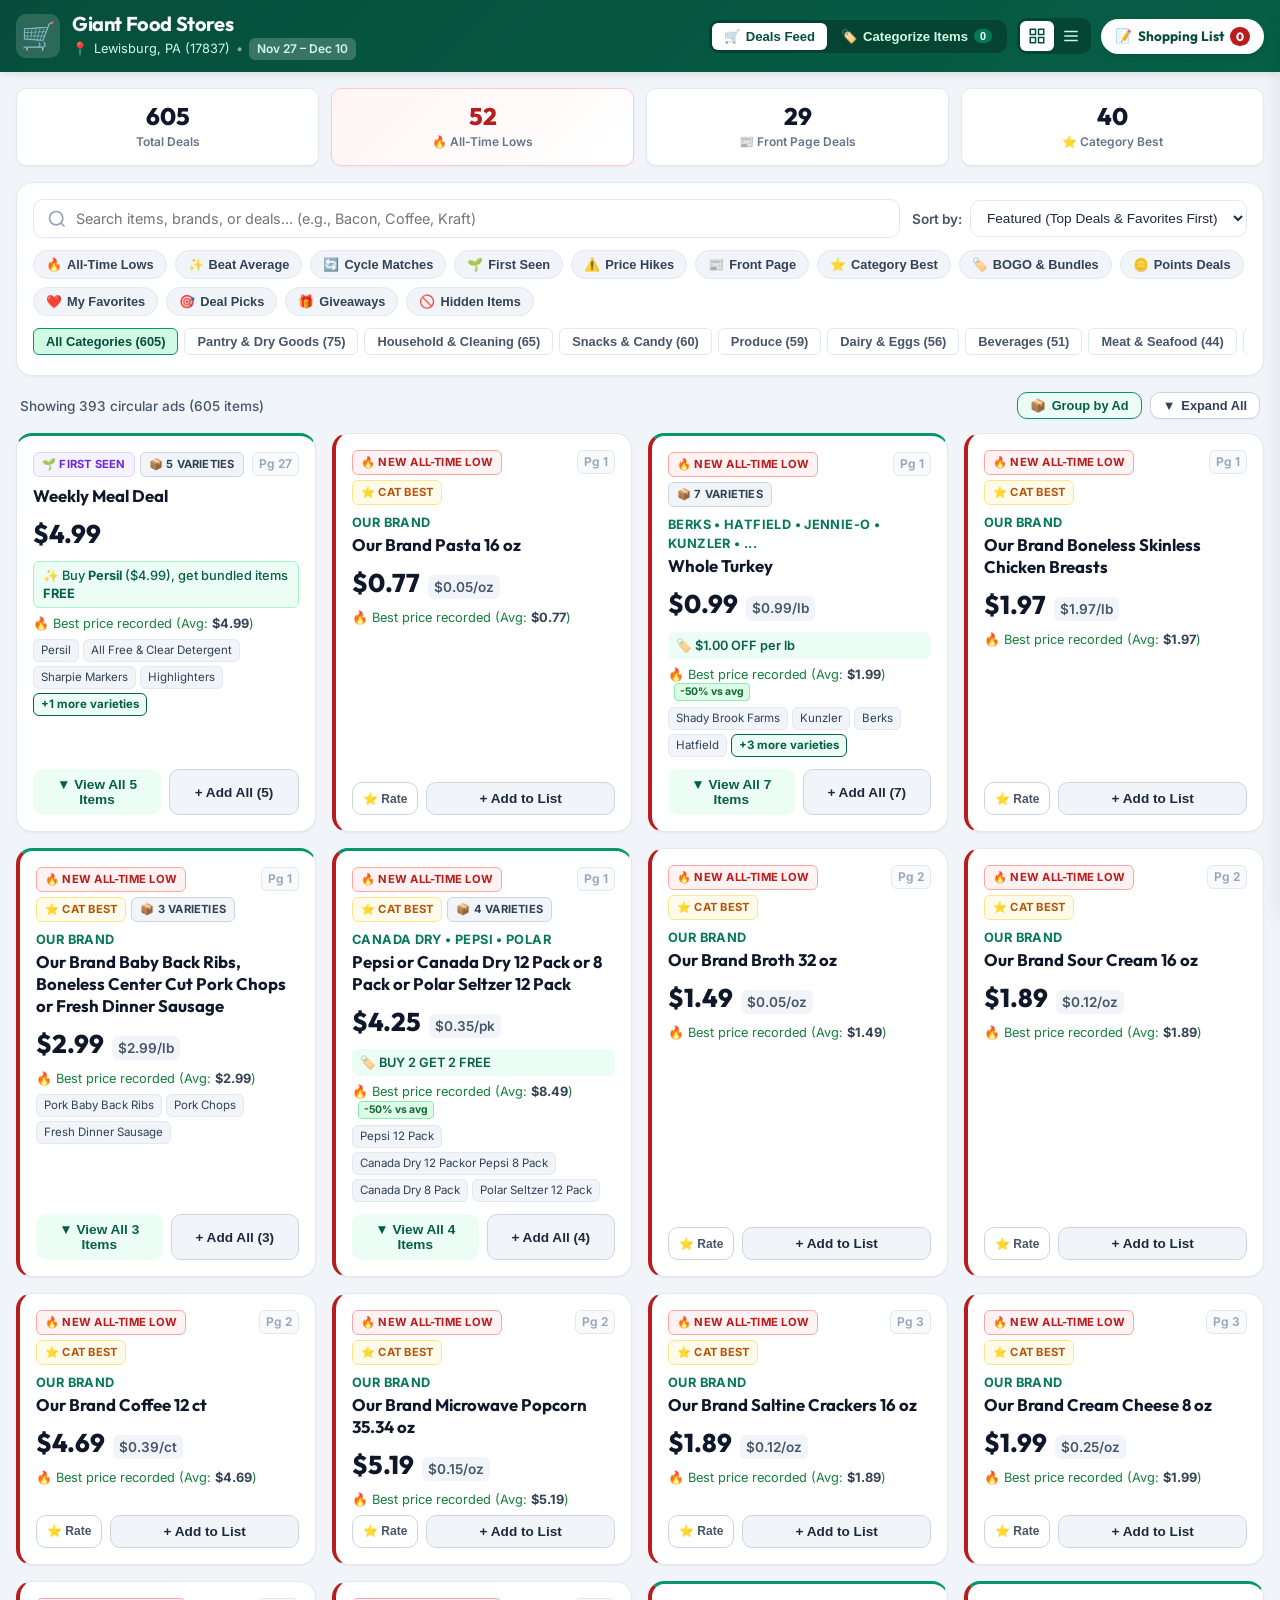
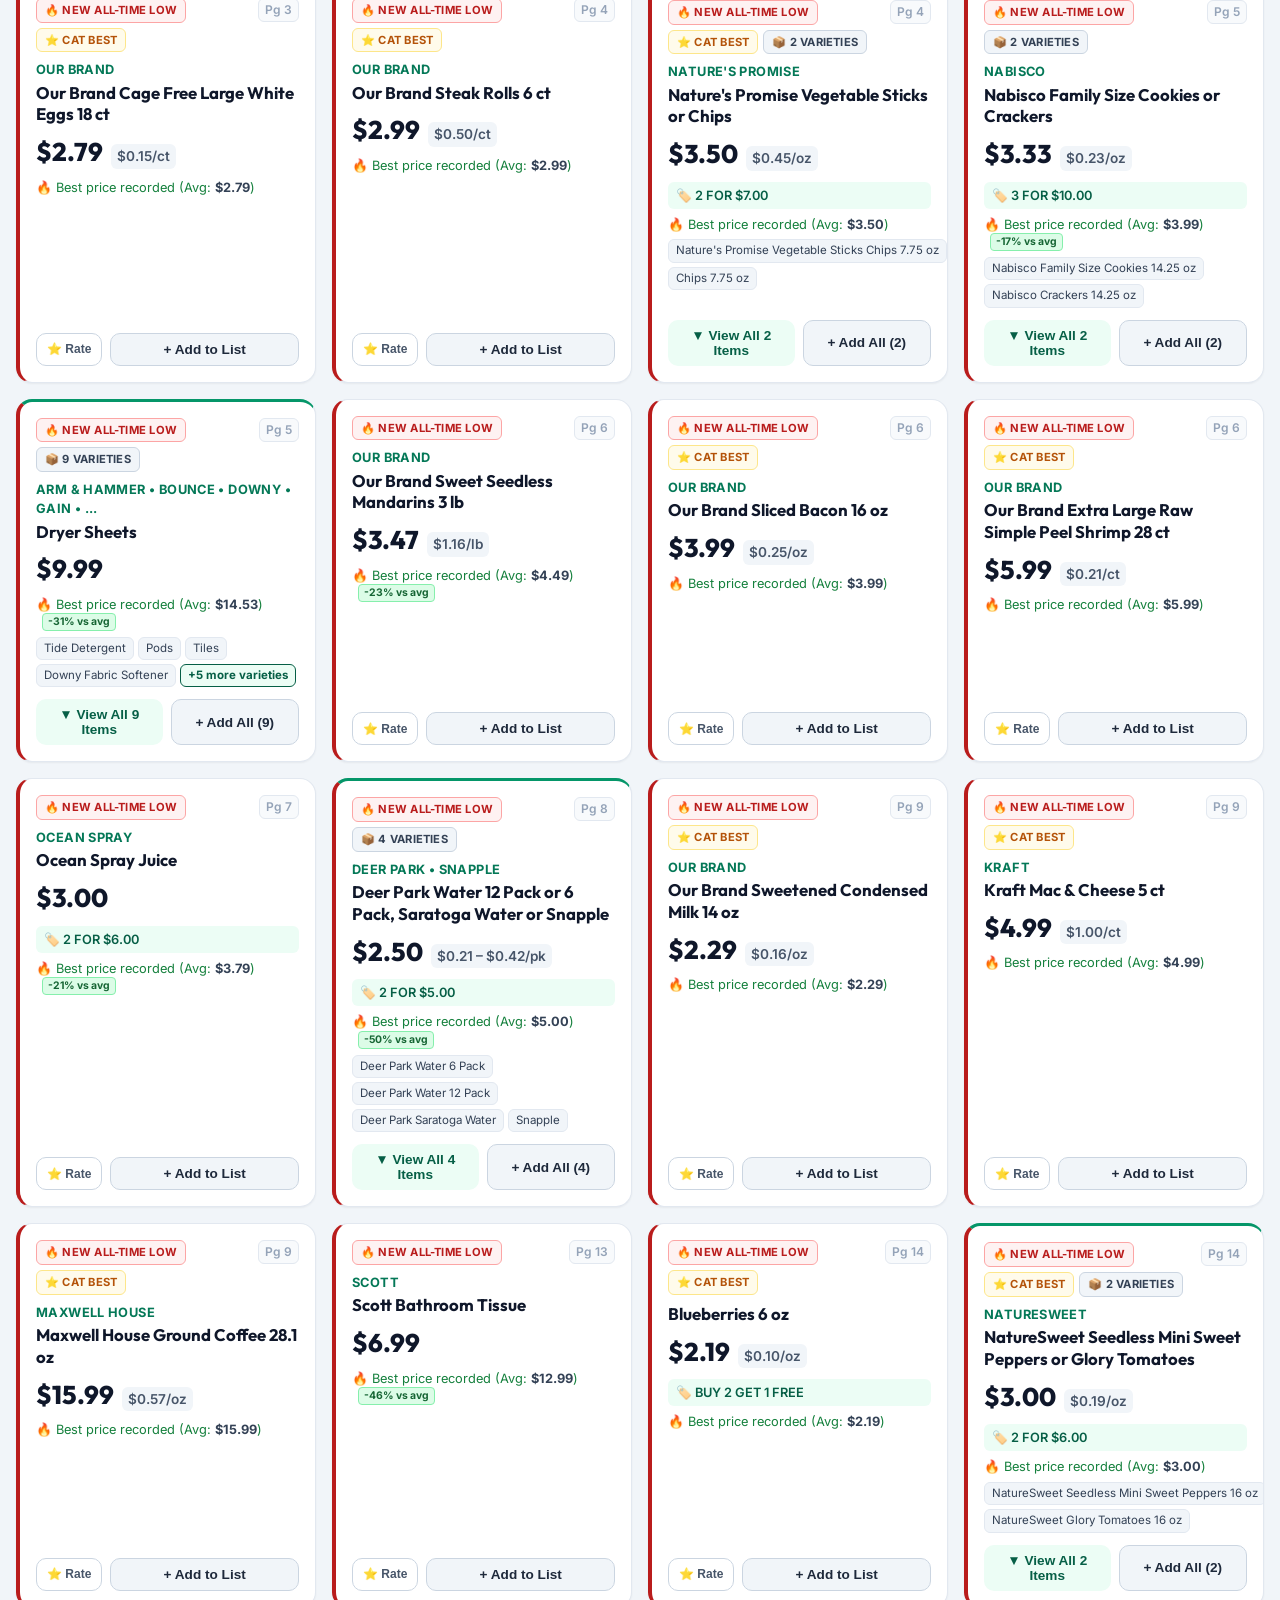
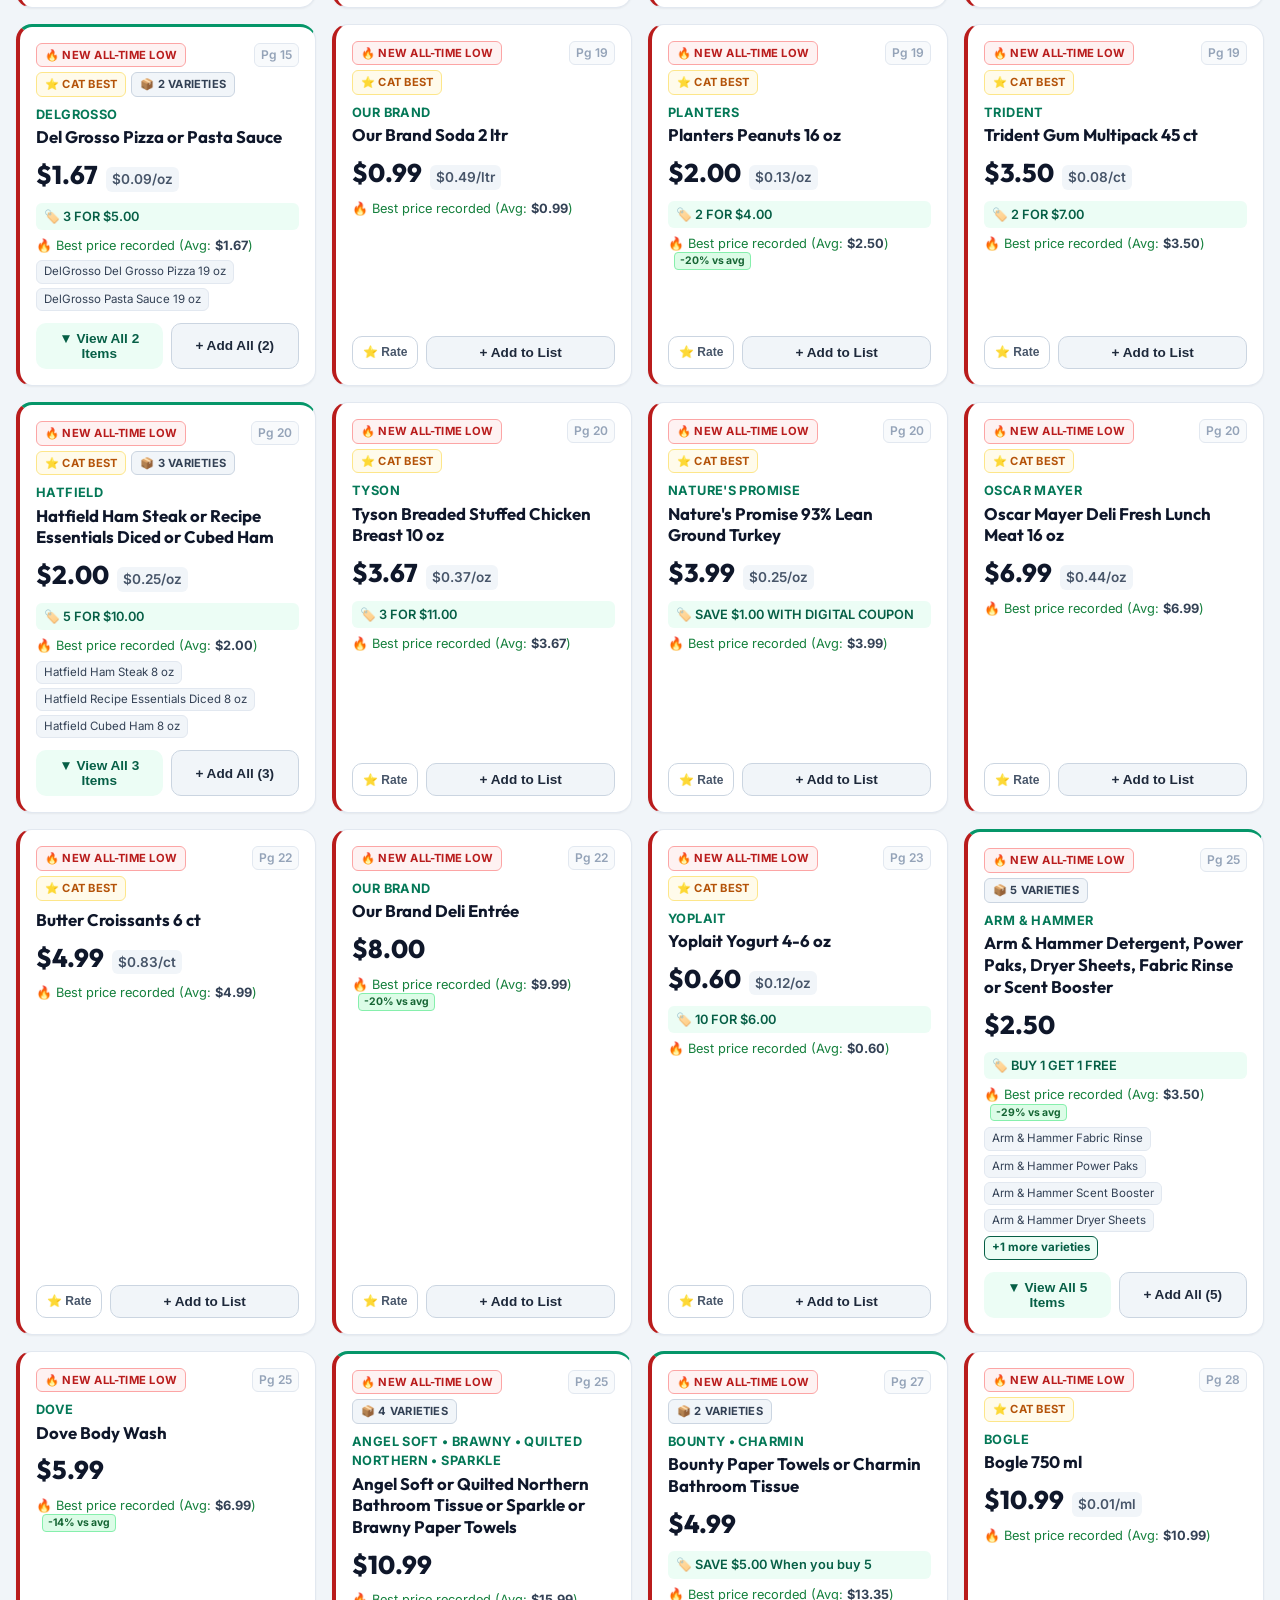
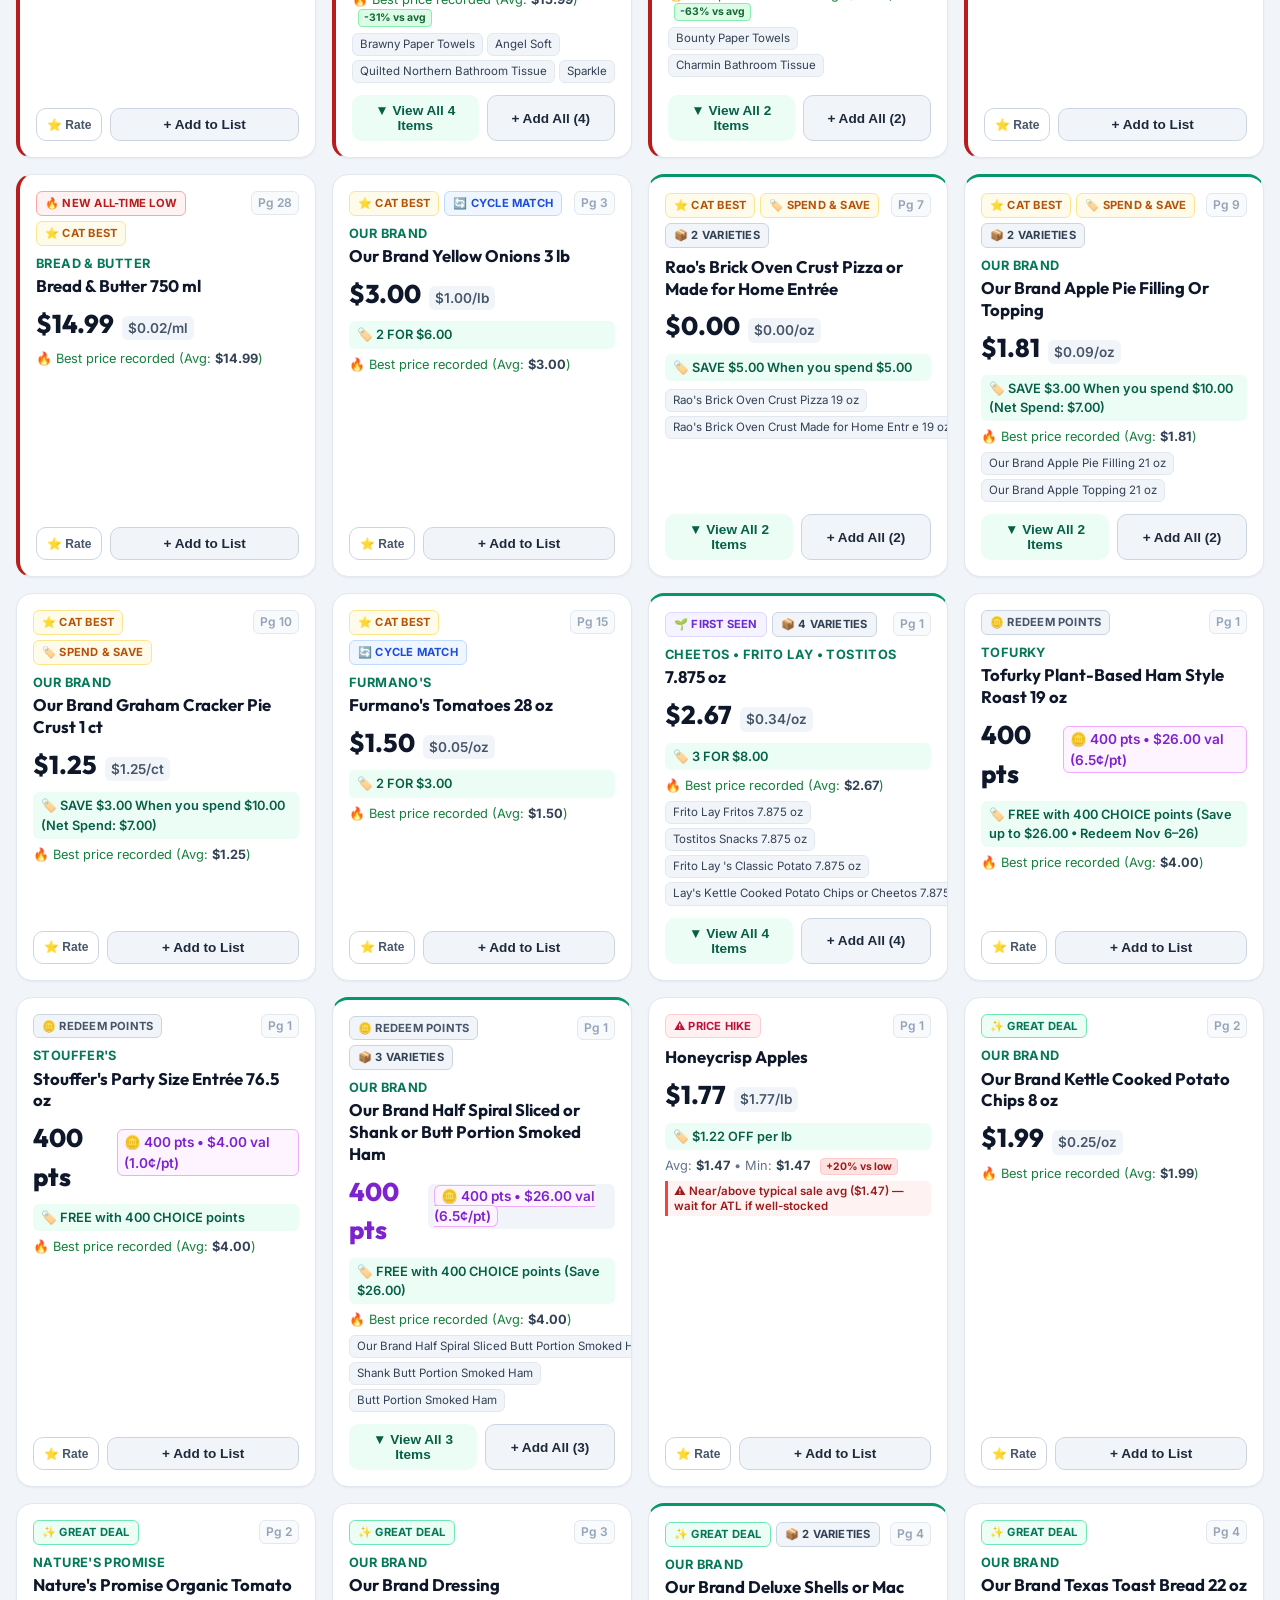
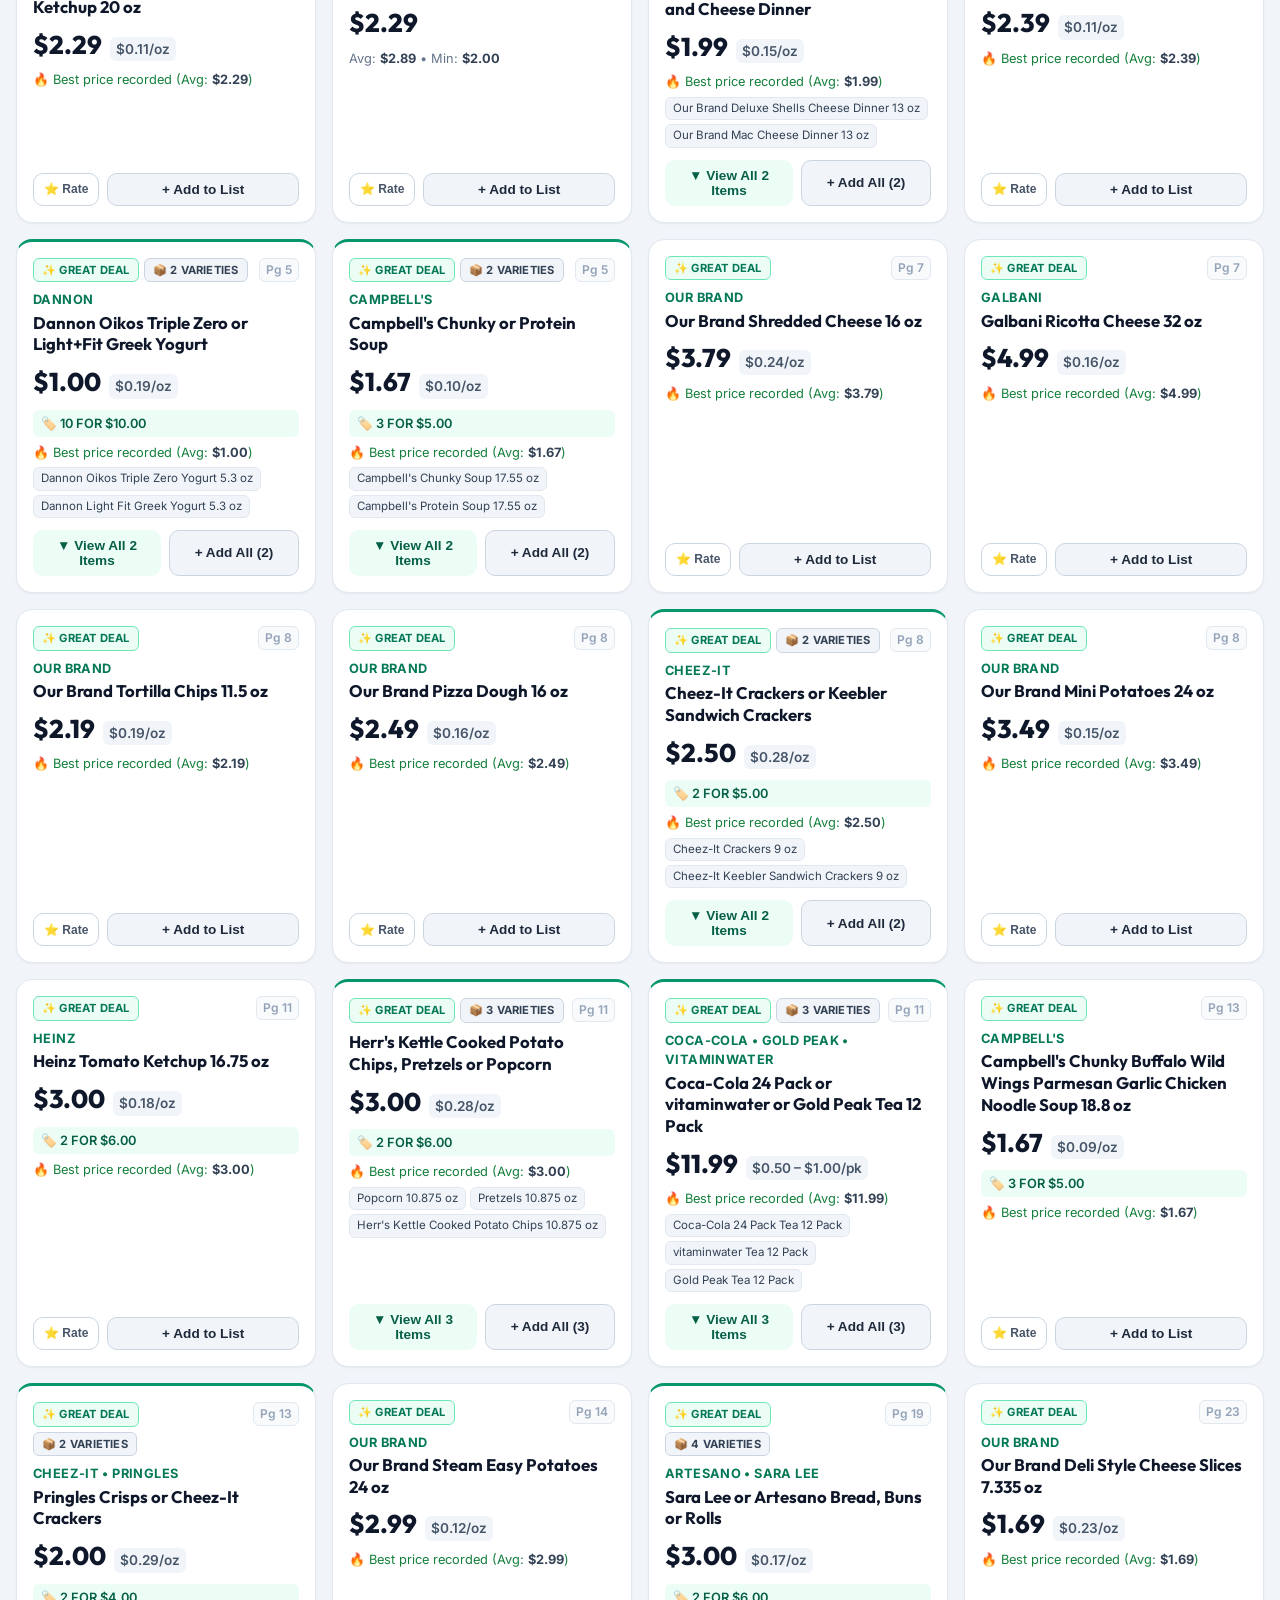
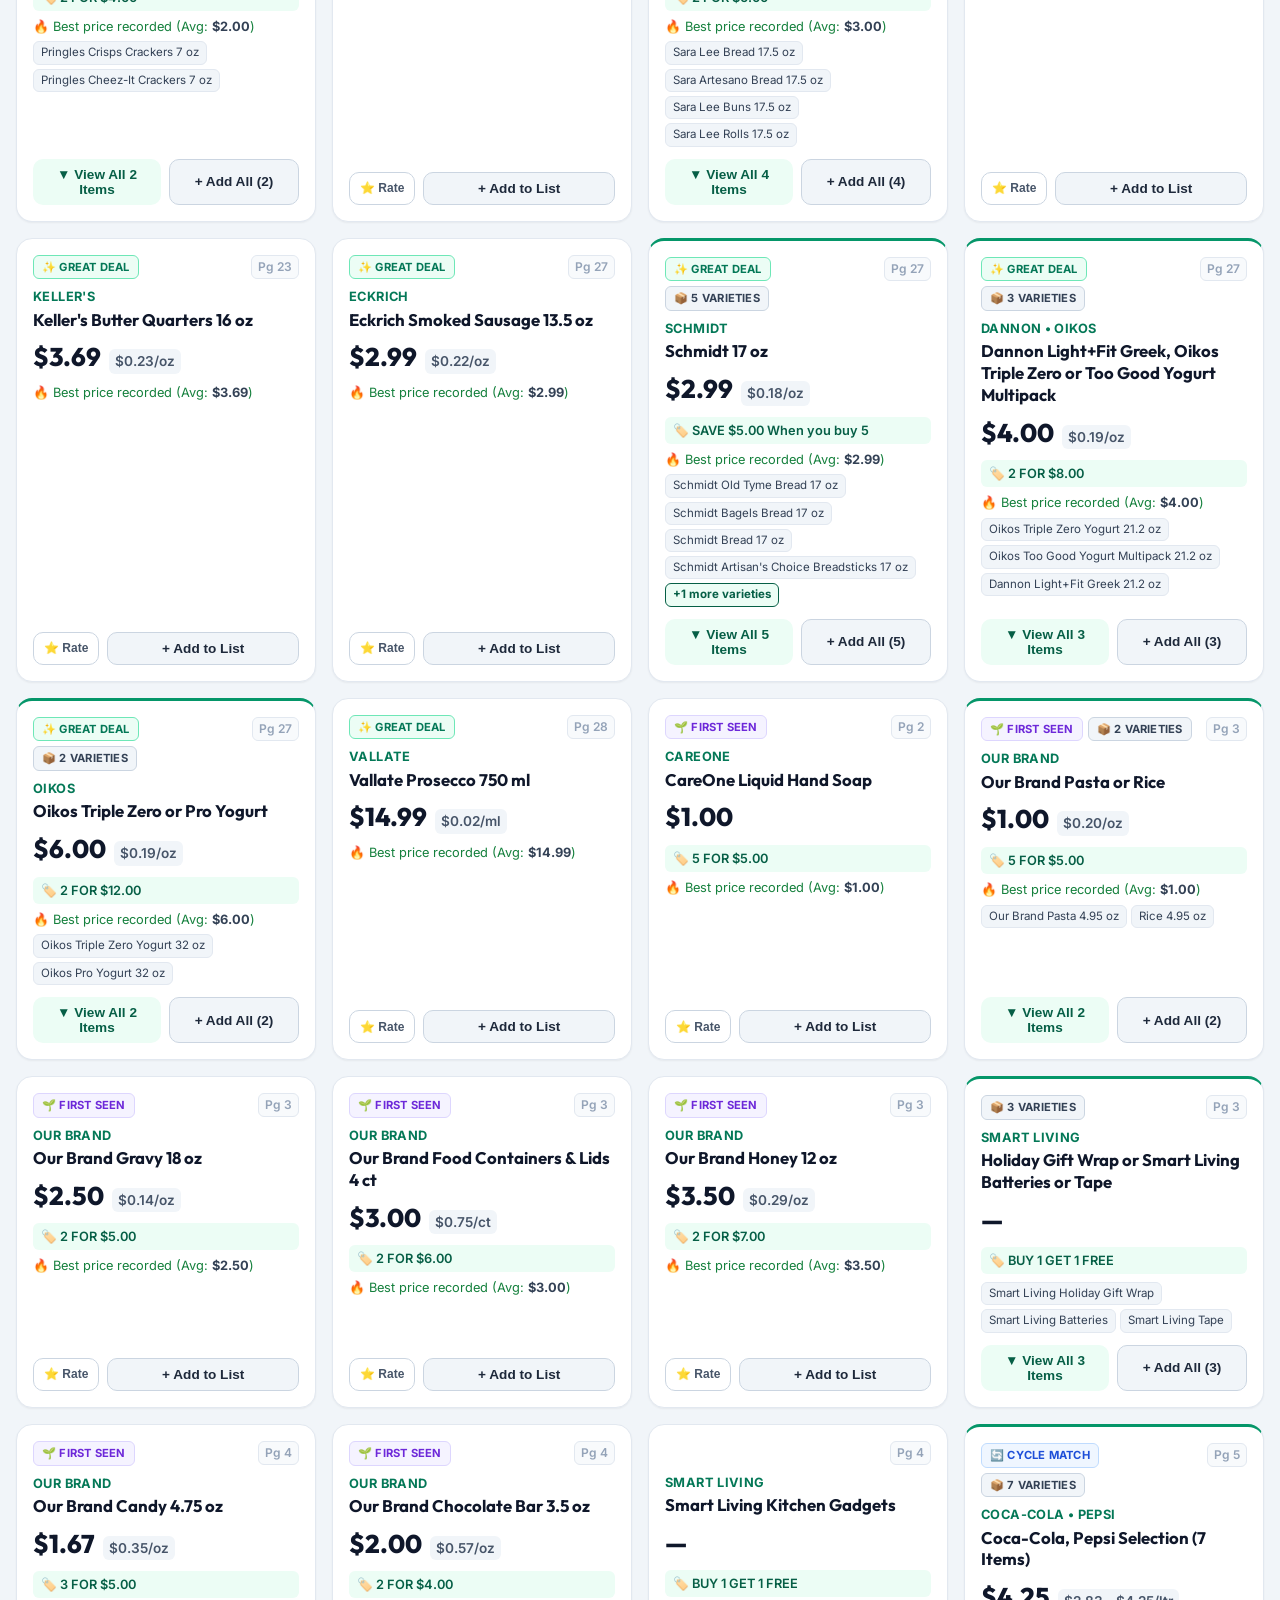
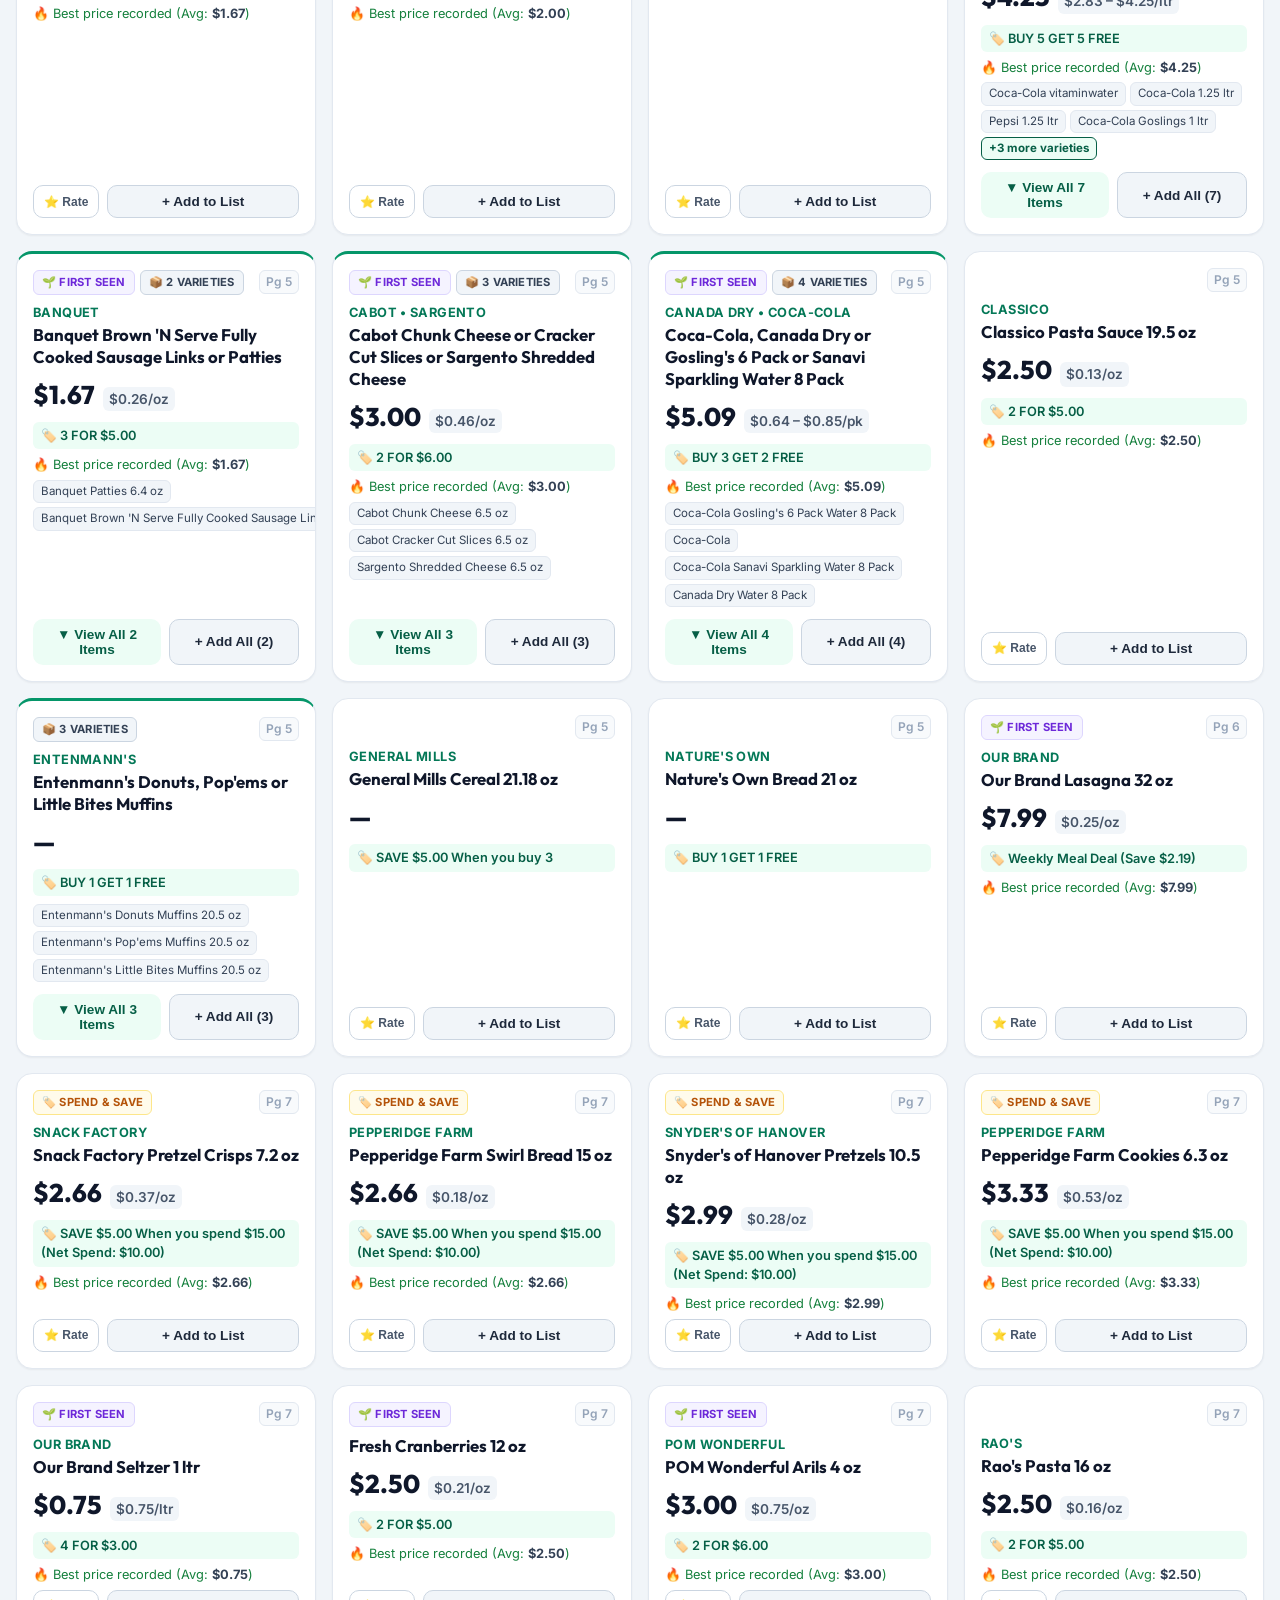
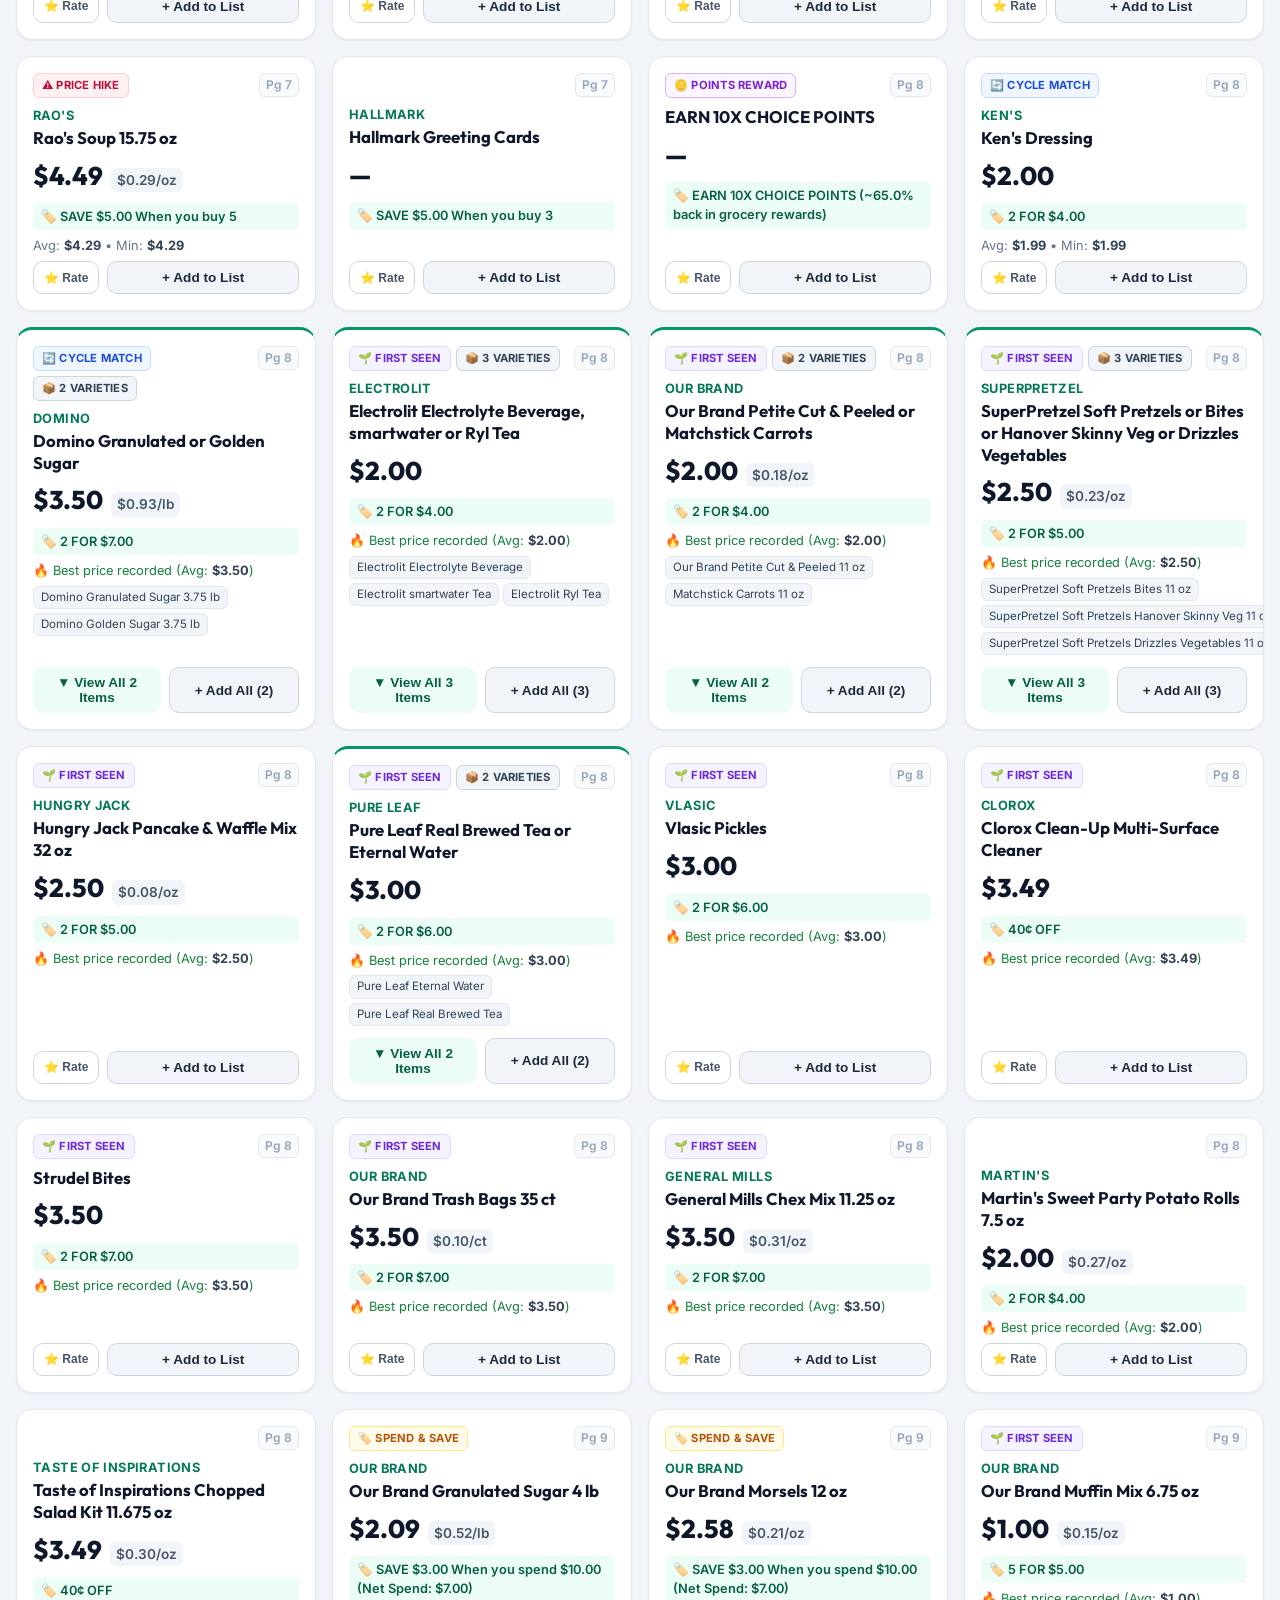
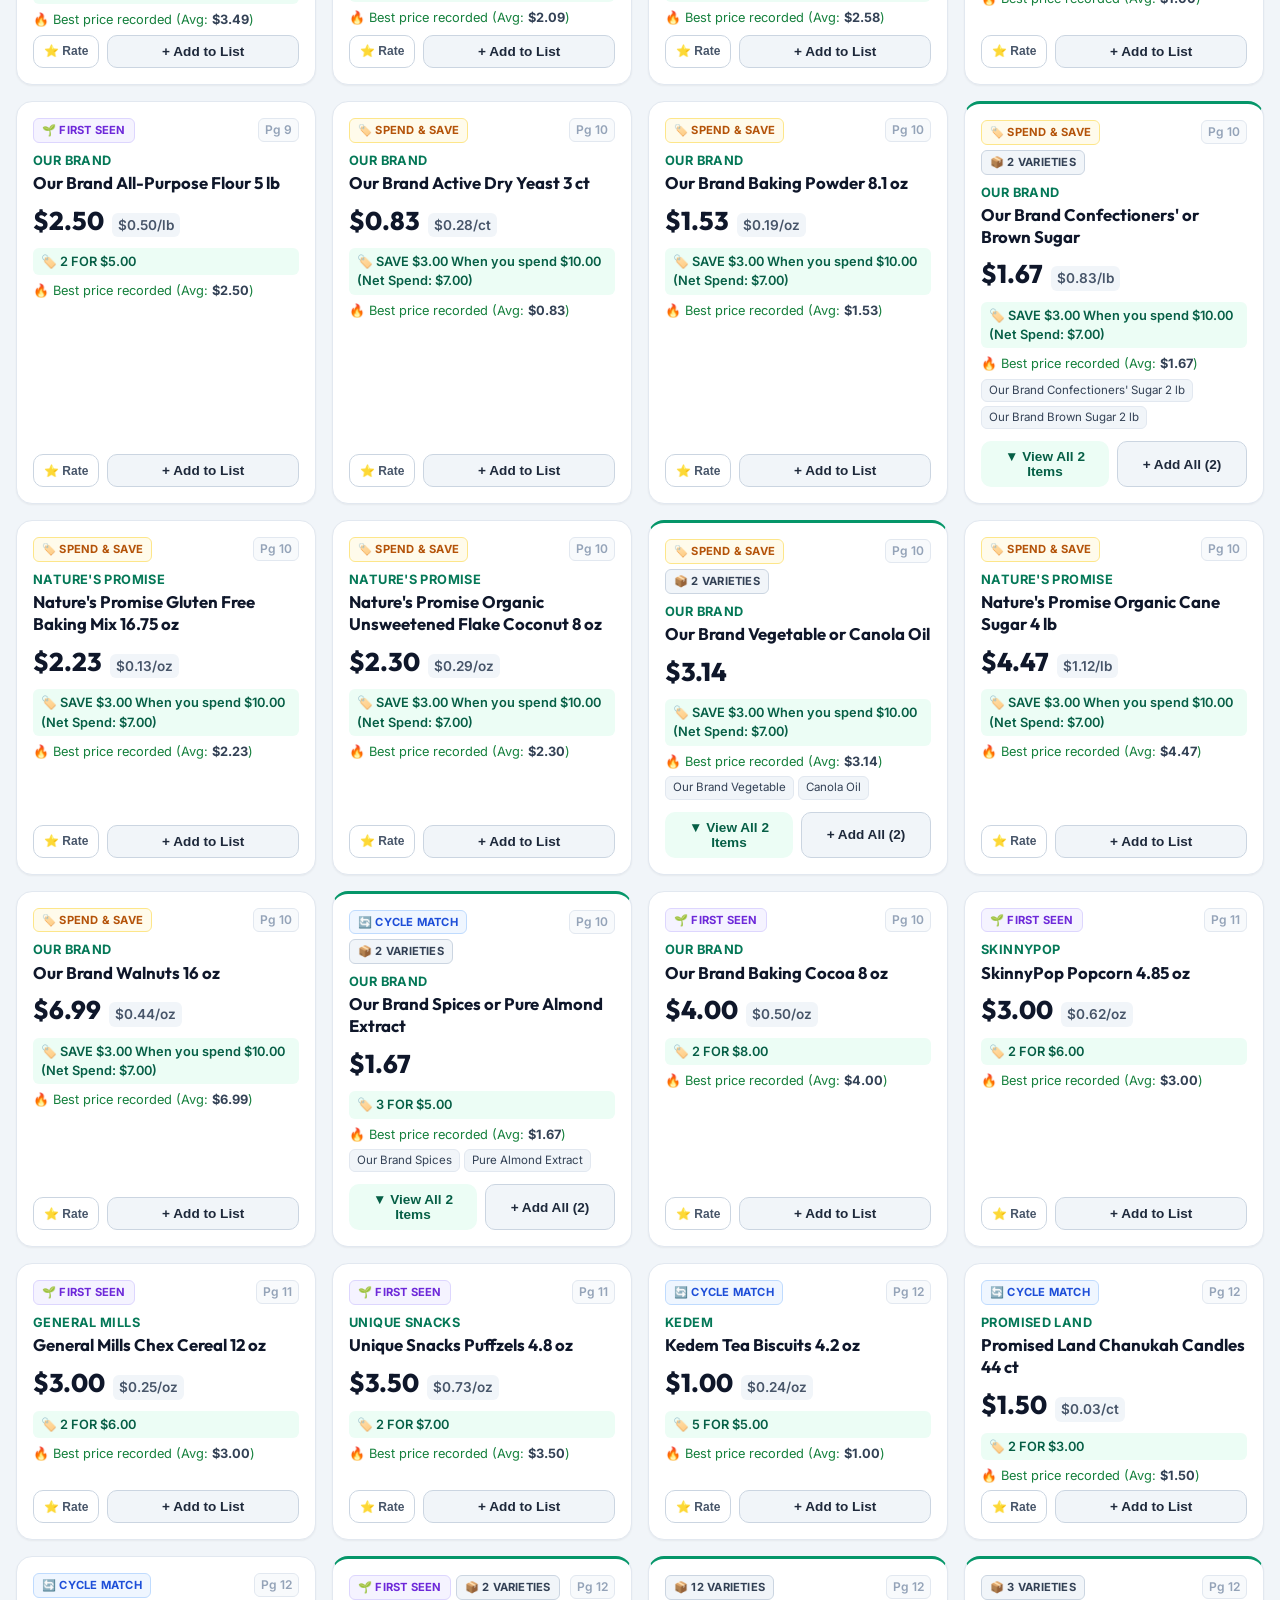
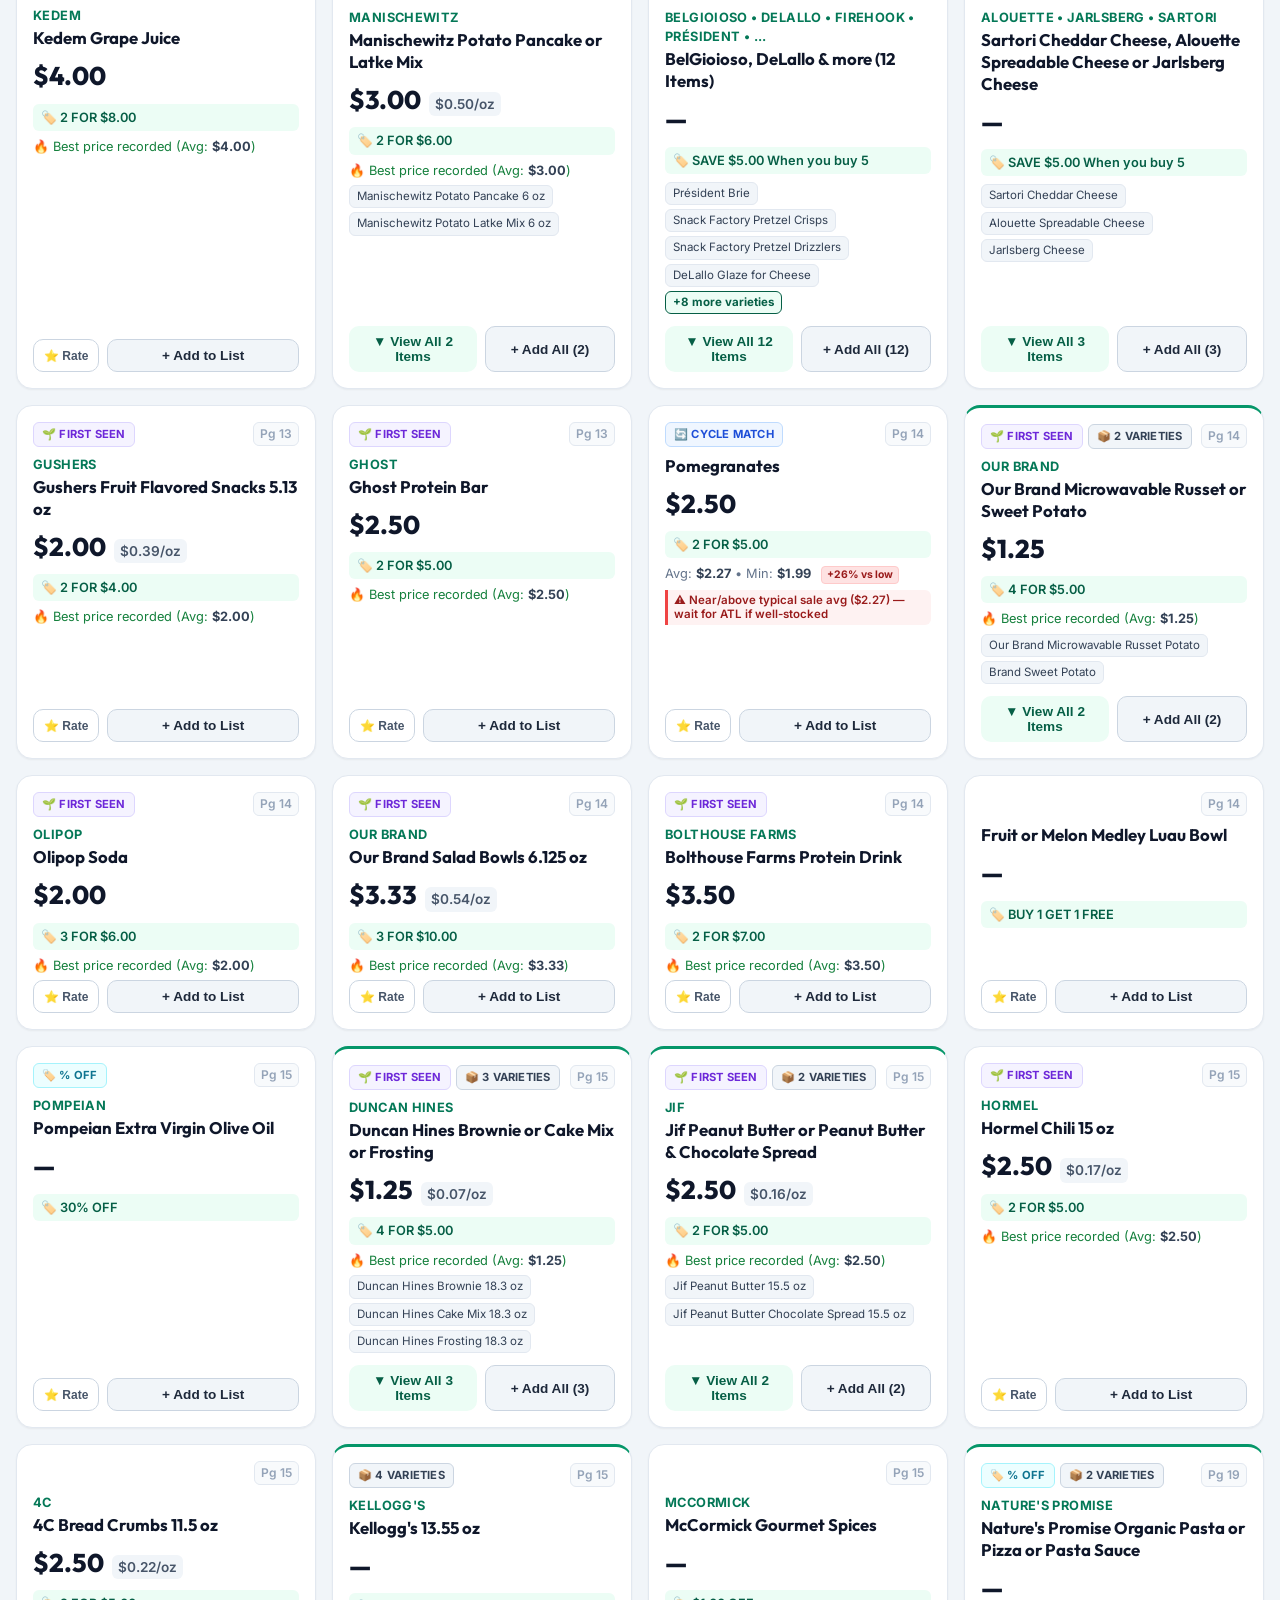
<file: index.html>
<!DOCTYPE html>
<html lang="en">
<head>
  <meta charset="UTF-8" />
  <meta name="viewport" content="width=device-width, initial-scale=1.0, maximum-scale=1.0, user-scalable=no" />
  <title>Giant Weekly Deals • Lewisburg, PA (17837)</title>
  <meta name="description" content="Weekly circular deals, All-Time Lows, unit prices, and shopping list for Giant Food Stores in Lewisburg, PA." />
  <meta name="theme-color" content="#064e3b" />
  <link rel="manifest" href="manifest.json" />

  <!-- Fonts -->
  <link rel="preconnect" href="https://fonts.googleapis.com" />
  <link rel="preconnect" href="https://fonts.gstatic.com" crossorigin />
  <link href="https://fonts.googleapis.com/css2?family=Inter:wght@400;500;600;700&family=Outfit:wght@500;600;700;800&display=swap" rel="stylesheet" />

  <!-- Stylesheet -->
  <link rel="stylesheet" href="styles.css?v=20261031b" />
</head>
<body>
  <!-- Header / Navigation Bar -->
  <header class="app-header">
    <div class="header-container">
      <div class="brand-section">
        <div class="store-badge-icon">🛒</div>
        <div>
          <h1 class="store-title">Giant Food Stores</h1>
          <div class="store-subtitle">
            <span class="location-pin">📍</span> Lewisburg, PA (17837)
            <span class="bullet">•</span>
            <span id="circular-validity" class="validity-badge">Loading dates...</span>
          </div>
        </div>
      </div>

      <div class="header-actions">
        <!-- Navigation Tabs (Weekly Deals vs Categorize Items) -->
        <nav class="header-nav-tabs">
          <button id="nav-tab-deals" class="nav-tab active" title="Browse Circular Deals">
            <span class="tab-icon">🛒</span> Deals Feed
          </button>
          <button id="nav-tab-categorize" class="nav-tab" title="Categorize Products & Set Preferences">
            <span class="tab-icon">🏷️</span> Categorize Items
            <span id="nav-rated-badge" class="nav-tab-badge">0</span>
          </button>
        </nav>

        <!-- View Toggle (Grid / Table) -->
        <div class="view-toggle-group">
          <button id="view-grid-btn" class="view-btn active" title="Grid View" aria-label="Grid View">
            <svg width="18" height="18" viewBox="0 0 24 24" fill="none" stroke="currentColor" stroke-width="2"><rect x="3" y="3" width="7" height="7"></rect><rect x="14" y="3" width="7" height="7"></rect><rect x="14" y="14" width="7" height="7"></rect><rect x="3" y="14" width="7" height="7"></rect></svg>
          </button>
          <button id="view-table-btn" class="view-btn" title="Table View" aria-label="Table View">
            <svg width="18" height="18" viewBox="0 0 24 24" fill="none" stroke="currentColor" stroke-width="2"><line x1="3" y1="6" x2="21" y2="6"></line><line x1="3" y1="12" x2="21" y2="12"></line><line x1="3" y1="18" x2="21" y2="18"></line></svg>
          </button>
        </div>

        <!-- Shopping List Button -->
        <button id="shopping-list-trigger" class="shopping-list-btn" aria-label="Open Shopping List">
          <span class="cart-icon">📝</span>
          <span class="list-btn-text">Shopping List</span>
          <span id="list-count-badge" class="list-count-badge">0</span>
        </button>
      </div>
    </div>
  </header>

  <!-- Main Container -->
  <main class="main-content">
    <!-- Main Deals Feed View -->
    <div id="deals-feed-view">
      <!-- Quick Stats Cards Banner -->
    <section class="stats-banner">
      <div class="stat-card" id="stat-all-deals">
        <div class="stat-value" id="stat-total-count">-</div>
        <div class="stat-label">Total Deals</div>
      </div>
      <div class="stat-card highlight-atl" id="stat-atl-filter">
        <div class="stat-value" id="stat-atl-count">-</div>
        <div class="stat-label">🔥 All-Time Lows</div>
      </div>
      <div class="stat-card" id="stat-frontpage-filter">
        <div class="stat-value" id="stat-frontpage-count">-</div>
        <div class="stat-label">📰 Front Page Deals</div>
      </div>
      <div class="stat-card" id="stat-catbest-filter">
        <div class="stat-value" id="stat-catbest-count">-</div>
        <div class="stat-label">⭐ Category Best</div>
      </div>
    </section>

    <!-- Search & Filter Controls -->
    <section class="controls-card">
      <div class="search-row">
        <div class="search-box">
          <svg class="search-icon" width="20" height="20" viewBox="0 0 24 24" fill="none" stroke="currentColor" stroke-width="2"><circle cx="11" cy="11" r="8"></circle><line x1="21" y1="21" x2="16.65" y2="16.65"></line></svg>
          <input type="text" id="search-input" placeholder="Search items, brands, or deals... (e.g., Bacon, Coffee, Kraft)" autocomplete="off" />
          <button id="search-clear-btn" class="clear-btn" title="Clear Search" aria-label="Clear Search" style="display: none;">✕</button>
        </div>

        <div class="sort-box">
          <label for="sort-select" class="sort-label">Sort by:</label>
          <select id="sort-select">
            <option value="featured">Featured (Top Deals & Favorites First)</option>
            <option value="unit_price_asc">Unit Price ($/unit: Low to High)</option>
            <option value="price_asc">Price ($: Low to High)</option>
            <option value="price_desc">Price ($: High to Low)</option>
            <option value="page_asc">Flyer Page (1 to End)</option>
            <option value="name_asc">Product Name (A-Z)</option>
          </select>
        </div>
      </div>

      <!-- Filter Chips -->
      <div class="filter-chips-row">
        <button class="filter-chip" data-filter="atl">
          <span class="chip-icon">🔥</span> All-Time Lows
        </button>
        <button class="filter-chip" data-filter="beat">
          <span class="chip-icon">✨</span> Beat Average
        </button>
        <button class="filter-chip" data-filter="cycle">
          <span class="chip-icon">🔄</span> Cycle Matches
        </button>
        <button class="filter-chip" data-filter="firstseen">
          <span class="chip-icon">🌱</span> First Seen
        </button>
        <button class="filter-chip" data-filter="hike">
          <span class="chip-icon">⚠️</span> Price Hikes
        </button>
        <button class="filter-chip" data-filter="front">
          <span class="chip-icon">📰</span> Front Page
        </button>
        <button class="filter-chip" data-filter="catbest">
          <span class="chip-icon">⭐</span> Category Best
        </button>
        <button class="filter-chip" data-filter="bogo">
          <span class="chip-icon">🏷️</span> BOGO & Bundles
        </button>
        <button class="filter-chip" data-filter="points">
          <span class="chip-icon">🪙</span> Points Deals
        </button>
        <button class="filter-chip" data-filter="favorites">
          <span class="chip-icon">❤️</span> My Favorites
        </button>
        <button class="filter-chip" data-filter="deal_picks">
          <span class="chip-icon">🎯</span> Deal Picks
        </button>
        <button class="filter-chip" data-filter="giveaways">
          <span class="chip-icon">🎁</span> Giveaways
        </button>
        <button class="filter-chip" data-filter="hidden">
          <span class="chip-icon">🚫</span> Hidden Items
        </button>
      </div>

      <!-- Categories Scrollable Bar -->
      <div class="categories-bar-wrapper">
        <div class="categories-bar" id="category-pills">
          <button class="cat-pill active" data-category="ALL">All Categories</button>
        </div>
      </div>
    </section>

    <!-- Results Count Bar -->
    <div class="results-info-bar">
      <div class="results-left">
        <div id="results-count-text">Showing deals...</div>
        <button id="reset-filters-btn" class="reset-link" style="display: none;">Reset all filters</button>
      </div>
      <div class="results-group-controls">
        <button id="toggle-grouping-btn" class="group-toggle-btn active" title="Toggle grouping items by circular ad">
          <span class="group-icon">📦</span> Group by Ad
        </button>
        <button id="expand-collapse-all-btn" class="group-toggle-btn" title="Expand or collapse all ad groups">
          <span id="expand-collapse-icon">▼</span> <span id="expand-collapse-text">Expand All</span>
        </button>
      </div>
    </div>

    <!-- Deals Container (Grid View) -->
    <section id="deals-grid" class="deals-grid"></section>

    <!-- Deals Container (Table View) -->
    <section id="deals-table-container" class="table-view-container" style="display: none;">
      <table class="deals-table">
        <thead>
          <tr>
            <th>Page</th>
            <th>Item & Brand</th>
            <th>Category</th>
            <th>Deal Price</th>
            <th>Unit Price</th>
            <th>Historical Analysis</th>
            <th>Action</th>
          </tr>
        </thead>
        <tbody id="deals-table-body"></tbody>
      </table>
    </section>

    <!-- Loading & Empty States -->
    <div id="loading-state" class="state-container">
      <div class="spinner"></div>
      <p>Loading circular deals for Lewisburg PA...</p>
    </div>

    <div id="empty-state" class="state-container" style="display: none;">
      <div class="empty-icon">🔍</div>
      <h3>No deals match your search criteria</h3>
      <p>Try searching for a different keyword or resetting your active filters.</p>
      <button id="empty-reset-btn" class="btn-primary">Clear Filters</button>
    </div>
  </div> <!-- End #deals-feed-view -->

  <!-- Dedicated Categorize & Preferences Workspace -->
  <div id="categorize-view" style="display: none;">
    <section class="categorize-header-card">
      <div class="categorize-header-left">
        <h2>🏷️ Categorize Items & Set Preferences</h2>
        <p class="categorize-subtitle">
          Tag products as <strong>❤️ Love</strong> to bubble their sales to the top, <strong>🎯 Deal Only</strong> to highlight when price is exceptional (ATL / Great Deal), <strong>🎁 Giveaway</strong> for freebies, or <strong>🚫 Hide</strong> to remove items you don't eat.
        </p>
      </div>
      <div class="categorize-stats-row">
        <div class="pref-stat-chip stat-loved" id="pref-stat-loved">❤️ Favorites: <span>0</span></div>
        <div class="pref-stat-chip stat-deal-only" id="pref-stat-deal-only">🎯 Deal Only: <span>0</span></div>
        <div class="pref-stat-chip stat-giveaway" id="pref-stat-giveaway">🎁 Giveaways: <span>0</span></div>
        <div class="pref-stat-chip stat-hidden" id="pref-stat-hidden">🚫 Hidden: <span>0</span></div>
        <div class="pref-stat-chip stat-unrated" id="pref-stat-unrated">⚡ Unrated: <span>0</span></div>
      </div>
    </section>

    <!-- Categorization Controls & Filter Bar -->
    <section class="controls-card categorize-controls">
      <div class="search-row full-width-search">
        <div class="search-box">
          <svg class="search-icon" width="20" height="20" viewBox="0 0 24 24" fill="none" stroke="currentColor" stroke-width="2"><circle cx="11" cy="11" r="8"></circle><line x1="21" y1="21" x2="16.65" y2="16.65"></line></svg>
          <input type="text" id="categorize-search-input" placeholder="Search product name, brand, or flavor to categorize..." autocomplete="off" />
          <button id="categorize-search-clear" class="clear-btn" title="Clear Search" style="display: none;">✕</button>
        </div>
      </div>

      <div class="categorize-toolbar-subrow">
        <div class="filter-chips-row">
          <button class="filter-chip active" data-cat-status="all">
            All Products (<span id="cat-count-all">0</span>)
          </button>
          <button class="filter-chip" data-cat-status="unrated">
            ⚡ Unrated (<span id="cat-count-unrated">0</span>)
          </button>
          <button class="filter-chip" data-cat-status="love">
            ❤️ Favorites (<span id="cat-count-love">0</span>)
          </button>
          <button class="filter-chip" data-cat-status="deal_only">
            🎯 Deal Only (<span id="cat-count-deal-only">0</span>)
          </button>
          <button class="filter-chip" data-cat-status="giveaway">
            🎁 Giveaways (<span id="cat-count-giveaway">0</span>)
          </button>
          <button class="filter-chip" data-cat-status="hide">
            🚫 Hidden (<span id="cat-count-hide">0</span>)
          </button>
        </div>

        <div class="sort-box">
          <label for="categorize-sort-select" class="sort-label">Sort by:</label>
          <select id="categorize-sort-select">
            <option value="name_asc">Product Name (A–Z)</option>
            <option value="category">Category</option>
            <option value="price_asc">Current Deal Price ($ Low–High)</option>
            <option value="unrated_first">⚡ Unrated First</option>
            <option value="rated_first">⭐ Rated First</option>
          </select>
        </div>
      </div>

      <div class="categories-bar-wrapper">
        <div class="categories-bar" id="categorize-category-pills">
          <button class="cat-pill active" data-cat-dept="ALL">All Categories</button>
        </div>
      </div>
    </section>

    <!-- Categorize Items List -->
    <section class="categorize-list-container">
      <div class="categorize-list-header">
        <div id="categorize-count-text">Showing products...</div>
        <button id="categorize-clear-all-btn" class="reset-link" style="color:#b91c1c;">Reset all preferences</button>
      </div>
      <div id="categorize-items-list" class="categorize-grid"></div>
      <div id="categorize-empty-state" class="state-container" style="display: none; padding: 40px 20px;">
        <p>No products match your current search or filter.</p>
      </div>
    </section>
  </div>
</main>

  <!-- Shopping List Drawer / Slide-Over Modal -->
  <div id="shopping-list-backdrop" class="drawer-backdrop"></div>
  <aside id="shopping-list-drawer" class="shopping-drawer">
    <div class="drawer-header">
      <div class="drawer-title-group">
        <h2>📝 Shopping List</h2>
        <span id="drawer-item-count" class="drawer-count">0 items</span>
      </div>
      <button id="close-drawer-btn" class="drawer-close" aria-label="Close Shopping List">✕</button>
    </div>

    <div class="drawer-body">
      <div id="shopping-list-items" class="list-items-container">
        <!-- Injected list items -->
      </div>
      <div id="empty-list-view" class="empty-list">
        <div class="empty-cart-icon">🛒</div>
        <p>Your shopping list is empty.</p>
        <span class="subtext">Tap <strong>+ List</strong> on any deal card to build your checklist for Giant!</span>
      </div>
    </div>

    <div class="drawer-footer">
      <div class="total-row">
        <span>Estimated Total:</span>
        <span id="drawer-total-price" class="drawer-total">$0.00</span>
      </div>
      <div class="drawer-actions">
        <button id="copy-list-btn" class="btn-secondary">
          📋 Copy List
        </button>
        <button id="clear-list-btn" class="btn-ghost">
          Clear All
        </button>
      </div>
    </div>
  </aside>

  <!-- Toast Notification -->
  <div id="toast" class="toast">Deal added to list!</div>

  <footer class="app-footer">
    <p>Giant Food Stores Weekly Ad Tracker • Lewisburg, PA 17837 • Automated with Flipp Ingestion</p>
  </footer>

  <!-- App Script -->
  <script src="app.js?v=20261031b"></script>
</body>
</html>
</file>
<file: styles.css>
/* =========================================================
   GIANT WEEKLY DEALS TRACKER - STYLESHEET
   Sleek, Modern, Responsive Grocery Deal App (Mobile & Desktop)
   ========================================================= */

:root {
  --primary-50: #ecfdf5;
  --primary-100: #d1fae5;
  --primary-500: #10b981;
  --primary-600: #059669;
  --primary-700: #047857;
  --primary-800: #065f46;
  --primary-900: #064e3b;

  --slate-50: #f8fafc;
  --slate-100: #f1f5f9;
  --slate-200: #e2e8f0;
  --slate-300: #cbd5e1;
  --slate-400: #94a3b8;
  --slate-500: #64748b;
  --slate-600: #475569;
  --slate-700: #334155;
  --slate-800: #1e293b;
  --slate-900: #0f172a;

  --badge-atl-bg: #fef2f2;
  --badge-atl-text: #b91c1c;
  --badge-atl-border: #fca5a5;

  --badge-great-bg: #ecfdf5;
  --badge-great-text: #047857;
  --badge-great-border: #6ee7b7;

  --badge-catbest-bg: #fffbeb;
  --badge-catbest-text: #b45309;
  --badge-catbest-border: #fde68a;

  --badge-cycle-bg: #eff6ff;
  --badge-cycle-text: #1d4ed8;
  --badge-cycle-border: #bfdbfe;

  --badge-firstseen-bg: #f5f3ff;
  --badge-firstseen-text: #6d28d9;
  --badge-firstseen-border: #ddd6fe;

  --badge-hike-bg: #fff1f2;
  --badge-hike-text: #be123c;
  --badge-hike-border: #fecdd3;

  --radius-sm: 6px;
  --radius-md: 10px;
  --radius-lg: 16px;
  --radius-xl: 22px;

  --shadow-sm: 0 1px 2px 0 rgba(0, 0, 0, 0.05);
  --shadow-md: 0 4px 6px -1px rgba(0, 0, 0, 0.08), 0 2px 4px -2px rgba(0, 0, 0, 0.04);
  --shadow-lg: 0 10px 15px -3px rgba(0, 0, 0, 0.08), 0 4px 6px -4px rgba(0, 0, 0, 0.04);
  --shadow-xl: 0 20px 25px -5px rgba(0, 0, 0, 0.12), 0 8px 10px -6px rgba(0, 0, 0, 0.06);

  --font-sans: 'Inter', -apple-system, BlinkMacSystemFont, 'Segoe UI', Roboto, sans-serif;
  --font-heading: 'Outfit', 'Inter', -apple-system, sans-serif;
}

/* Reset & Base */
*, *::before, *::after {
  box-sizing: border-box;
  margin: 0;
  padding: 0;
}

body {
  font-family: var(--font-sans);
  background-color: var(--slate-100);
  color: var(--slate-800);
  line-height: 1.5;
  -webkit-font-smoothing: antialiased;
  padding-bottom: 80px;
}

/* App Header */
.app-header {
  position: sticky;
  top: 0;
  z-index: 100;
  background: linear-gradient(135deg, var(--primary-900), var(--primary-800));
  color: white;
  padding: 12px 16px;
  box-shadow: var(--shadow-md);
  backdrop-filter: blur(10px);
}

.header-container {
  max-width: 1280px;
  margin: 0 auto;
  display: flex;
  justify-content: space-between;
  align-items: center;
  gap: 12px;
}

.brand-section {
  display: flex;
  align-items: center;
  gap: 12px;
}

.store-badge-icon {
  font-size: 28px;
  background: rgba(255, 255, 255, 0.15);
  border-radius: var(--radius-md);
  width: 44px;
  height: 44px;
  display: flex;
  align-items: center;
  justify-content: center;
  flex-shrink: 0;
}

.store-title {
  font-family: var(--font-heading);
  font-size: 1.25rem;
  font-weight: 700;
  letter-spacing: -0.02em;
  line-height: 1.2;
}

.store-subtitle {
  font-size: 0.8rem;
  color: var(--primary-100);
  display: flex;
  align-items: center;
  gap: 6px;
  flex-wrap: wrap;
  margin-top: 2px;
}

.bullet {
  opacity: 0.6;
}

.validity-badge {
  background: rgba(255, 255, 255, 0.2);
  padding: 2px 8px;
  border-radius: var(--radius-sm);
  font-weight: 600;
  font-size: 0.75rem;
}

.header-actions {
  display: flex;
  align-items: center;
  gap: 10px;
}

/* Header Nav Tabs */
.header-nav-tabs {
  display: flex;
  align-items: center;
  background: rgba(0, 0, 0, 0.25);
  padding: 3px;
  border-radius: var(--radius-md);
  gap: 2px;
}

.nav-tab {
  background: transparent;
  border: none;
  color: var(--primary-100);
  font-size: 0.82rem;
  font-weight: 600;
  padding: 6px 12px;
  border-radius: var(--radius-sm);
  cursor: pointer;
  display: inline-flex;
  align-items: center;
  gap: 6px;
  transition: all 0.15s ease;
  white-space: nowrap;
}

.nav-tab:hover {
  color: white;
  background: rgba(255, 255, 255, 0.1);
}

.nav-tab.active {
  background: white;
  color: var(--primary-900);
  font-weight: 700;
  box-shadow: var(--shadow-sm);
}

.nav-tab-badge {
  background: var(--primary-700);
  color: white;
  font-size: 0.68rem;
  font-weight: 700;
  padding: 1px 6px;
  border-radius: 10px;
}

.nav-tab.active .nav-tab-badge {
  background: var(--primary-100);
  color: var(--primary-900);
}

/* View Toggle */
.view-toggle-group {
  display: flex;
  background: rgba(0, 0, 0, 0.25);
  padding: 3px;
  border-radius: var(--radius-md);
}

.view-btn {
  background: transparent;
  border: none;
  color: var(--primary-100);
  padding: 6px 8px;
  border-radius: var(--radius-sm);
  cursor: pointer;
  display: flex;
  align-items: center;
  justify-content: center;
  transition: all 0.15s ease;
}

.view-btn.active {
  background: white;
  color: var(--primary-900);
  box-shadow: var(--shadow-sm);
}

/* Shopping List Trigger */
.shopping-list-btn {
  background: white;
  color: var(--primary-900);
  border: none;
  padding: 8px 14px;
  border-radius: var(--radius-xl);
  font-weight: 700;
  font-size: 0.85rem;
  font-family: var(--font-heading);
  display: flex;
  align-items: center;
  gap: 6px;
  cursor: pointer;
  box-shadow: var(--shadow-md);
  transition: transform 0.15s ease, background 0.15s ease;
}

.shopping-list-btn:hover {
  transform: translateY(-1px);
  background: var(--primary-50);
}

.list-count-badge {
  background: var(--badge-atl-text);
  color: white;
  font-size: 0.75rem;
  padding: 2px 6px;
  border-radius: 999px;
  font-weight: 800;
}

/* Main Container */
.main-content {
  max-width: 1280px;
  margin: 0 auto;
  padding: 16px;
}

/* Stats Banner */
.stats-banner {
  display: grid;
  grid-template-columns: repeat(auto-fit, minmax(130px, 1fr));
  gap: 12px;
  margin-bottom: 16px;
}

.stat-card {
  background: white;
  padding: 14px 12px;
  border-radius: var(--radius-md);
  box-shadow: var(--shadow-sm);
  border: 1px solid var(--slate-200);
  text-align: center;
  cursor: pointer;
  transition: transform 0.15s ease, border-color 0.15s ease;
}

.stat-card:hover {
  transform: translateY(-2px);
  border-color: var(--primary-500);
}

.stat-card.highlight-atl {
  background: linear-gradient(135deg, #fff5f5, #ffffff);
  border-color: #fecaca;
}

.stat-value {
  font-family: var(--font-heading);
  font-size: 1.5rem;
  font-weight: 800;
  color: var(--slate-900);
  line-height: 1.1;
}

.highlight-atl .stat-value {
  color: var(--badge-atl-text);
}

.stat-label {
  font-size: 0.75rem;
  font-weight: 600;
  color: var(--slate-500);
  margin-top: 4px;
}

/* Controls Card */
.controls-card {
  background: white;
  padding: 16px;
  border-radius: var(--radius-lg);
  box-shadow: var(--shadow-sm);
  border: 1px solid var(--slate-200);
  margin-bottom: 16px;
}

.search-row {
  display: flex;
  gap: 12px;
  flex-wrap: wrap;
  margin-bottom: 12px;
}

.search-box {
  flex: 1 1 300px;
  position: relative;
  display: flex;
  align-items: center;
}

.full-width-search {
  width: 100%;
  margin-bottom: 12px;
}

.full-width-search .search-box {
  width: 100%;
  flex: 1 1 100%;
}

.categorize-toolbar-subrow {
  display: flex;
  align-items: center;
  justify-content: space-between;
  gap: 12px;
  flex-wrap: wrap;
  margin-bottom: 12px;
}

.categorize-toolbar-subrow .filter-chips-row {
  margin-bottom: 0;
}

.search-icon {
  position: absolute;
  left: 14px;
  color: var(--slate-400);
  pointer-events: none;
  display: flex;
  align-items: center;
}

.search-box input,
#search-input,
#categorize-search-input {
  width: 100%;
  box-sizing: border-box;
  padding: 10px 38px 10px 42px;
  border: 1.5px solid var(--slate-200);
  border-radius: var(--radius-md);
  font-size: 0.9rem;
  font-family: var(--font-sans);
  outline: none;
  background: white;
  color: var(--slate-900);
  transition: border-color 0.15s ease, box-shadow 0.15s ease;
}

.search-box input:focus,
#search-input:focus,
#categorize-search-input:focus {
  border-color: var(--primary-600);
  box-shadow: 0 0 0 3px rgba(16, 185, 129, 0.15);
}

.clear-btn {
  position: absolute;
  right: 10px;
  background: var(--slate-200);
  border: none;
  border-radius: 999px;
  width: 20px;
  height: 20px;
  display: flex;
  align-items: center;
  justify-content: center;
  font-size: 11px;
  color: var(--slate-600);
  cursor: pointer;
}

.sort-box {
  display: flex;
  align-items: center;
  gap: 8px;
}

.sort-label {
  font-size: 0.85rem;
  font-weight: 600;
  color: var(--slate-600);
  white-space: nowrap;
}

.sort-box select,
#sort-select,
#categorize-sort-select {
  padding: 9px 12px;
  border: 1.5px solid var(--slate-200);
  border-radius: var(--radius-md);
  font-size: 0.85rem;
  font-weight: 500;
  background: white;
  color: var(--slate-800);
  outline: none;
  cursor: pointer;
  transition: border-color 0.15s ease;
}

.sort-box select:focus,
#sort-select:focus,
#categorize-sort-select:focus {
  border-color: var(--primary-600);
}

/* Filter Chips */
.filter-chips-row {
  display: flex;
  gap: 8px;
  flex-wrap: wrap;
  margin-bottom: 12px;
}

.filter-chip {
  background: var(--slate-100);
  border: 1px solid var(--slate-200);
  color: var(--slate-700);
  padding: 6px 12px;
  border-radius: var(--radius-xl);
  font-size: 0.8rem;
  font-weight: 600;
  cursor: pointer;
  display: flex;
  align-items: center;
  gap: 5px;
  transition: all 0.15s ease;
}

.filter-chip:hover {
  background: var(--slate-200);
}

.filter-chip.active {
  background: var(--primary-900);
  color: white;
  border-color: var(--primary-900);
}

/* Category Pills Scrollable Bar */
.categories-bar-wrapper {
  overflow-x: auto;
  padding-bottom: 4px;
  scrollbar-width: thin;
}

.categories-bar {
  display: flex;
  gap: 6px;
  min-width: max-content;
}

.cat-pill {
  background: transparent;
  border: 1px solid var(--slate-200);
  color: var(--slate-600);
  padding: 5px 12px;
  border-radius: var(--radius-sm);
  font-size: 0.8rem;
  font-weight: 600;
  cursor: pointer;
  transition: all 0.15s ease;
  white-space: nowrap;
}

.cat-pill:hover {
  background: var(--slate-100);
  color: var(--slate-900);
}

.cat-pill.active {
  background: var(--primary-100);
  color: var(--primary-900);
  border-color: var(--primary-600);
}

/* Results Info Bar */
.results-info-bar {
  display: flex;
  justify-content: space-between;
  align-items: center;
  margin-bottom: 14px;
  padding: 0 4px;
  font-size: 0.85rem;
  color: var(--slate-600);
  font-weight: 500;
  gap: 12px;
  flex-wrap: wrap;
}

.results-left {
  display: flex;
  align-items: center;
  gap: 10px;
}

.results-group-controls {
  display: flex;
  align-items: center;
  gap: 8px;
}

.group-toggle-btn {
  display: inline-flex;
  align-items: center;
  gap: 6px;
  background: white;
  color: var(--slate-700);
  border: 1px solid var(--slate-300);
  padding: 5px 12px;
  border-radius: var(--radius-md);
  font-size: 0.8rem;
  font-weight: 600;
  cursor: pointer;
  box-shadow: var(--shadow-sm);
  transition: all 0.15s ease;
}

.group-toggle-btn:hover {
  background: var(--slate-50);
  border-color: var(--slate-400);
  color: var(--slate-900);
}

.group-toggle-btn.active {
  background: var(--primary-50);
  color: var(--primary-800);
  border-color: var(--primary-600);
  font-weight: 700;
}

.reset-link {
  background: none;
  border: none;
  color: var(--primary-700);
  font-weight: 600;
  text-decoration: underline;
  cursor: pointer;
}

/* Deals Grid View */
.deals-grid {
  display: grid;
  grid-template-columns: repeat(auto-fill, minmax(300px, 1fr));
  gap: 16px;
}

.deal-card {
  background: white;
  border-radius: var(--radius-lg);
  box-shadow: var(--shadow-sm);
  border: 1px solid var(--slate-200);
  padding: 16px;
  display: flex;
  flex-direction: column;
  justify-content: space-between;
  transition: transform 0.15s ease, box-shadow 0.15s ease, border-color 0.15s ease;
  position: relative;
  overflow: hidden;
}

.deal-card:hover {
  transform: translateY(-3px);
  box-shadow: var(--shadow-md);
  border-color: var(--primary-500);
}

.deal-card.is-atl {
  border-left: 4px solid var(--badge-atl-text);
}

.deal-card.is-match-atl {
  border-left: 4px solid #ea580c;
}

.card-top {
  display: flex;
  justify-content: space-between;
  align-items: flex-start;
  gap: 8px;
  margin-bottom: 8px;
}

.badge-row {
  display: flex;
  gap: 5px;
  flex-wrap: wrap;
  align-items: center;
  flex: 1;
  min-width: 0;
}

.deal-badge {
  font-size: 0.7rem;
  font-weight: 700;
  padding: 3px 8px;
  border-radius: var(--radius-sm);
  text-transform: uppercase;
  letter-spacing: 0.02em;
  white-space: nowrap;
}

.deal-badge.atl, .deal-badge.new-atl {
  background: var(--badge-atl-bg);
  color: var(--badge-atl-text);
  border: 1px solid var(--badge-atl-border);
}

.deal-badge.match-atl {
  background: #fff7ed;
  color: #c2410c;
  border: 1px solid #fdba74;
}

.deal-badge.great, .deal-badge.beat {
  background: var(--badge-great-bg);
  color: var(--badge-great-text);
  border: 1px solid var(--badge-great-border);
}

.deal-badge.catbest {
  background: var(--badge-catbest-bg);
  color: var(--badge-catbest-text);
  border: 1px solid var(--badge-catbest-border);
}

.deal-badge.points-freebie {
  background: #fdf4ff;
  color: #9333ea;
  border: 1px solid #f0abfc;
}

.deal-badge.points-deal {
  background: #faf5ff;
  color: #7e22ce;
  border: 1px solid #c084fc;
}

.deal-badge.points-redemption {
  background: #f1f5f9;
  color: #475569;
  border: 1px solid #cbd5e1;
}

.points-price {
  color: #7e22ce;
  font-weight: 800;
}

.deal-badge.points-reward {
  background: #faf5ff;
  color: #7e22ce;
  border: 1px solid #d8b4fe;
}

.deal-badge.spend-save {
  background: #fffbeb;
  color: #b45309;
  border: 1px solid #fde68a;
}

.deal-badge.percent-off {
  background: #ecfeff;
  color: #0e7490;
  border: 1px solid #a5f3fc;
}

.deal-badge.cycle {
  background: var(--badge-cycle-bg);
  color: var(--badge-cycle-text);
  border: 1px solid var(--badge-cycle-border);
}

.deal-badge.firstseen {
  background: var(--badge-firstseen-bg);
  color: var(--badge-firstseen-text);
  border: 1px solid var(--badge-firstseen-border);
}

.deal-badge.hike {
  background: var(--badge-hike-bg);
  color: var(--badge-hike-text);
  border: 1px solid var(--badge-hike-border);
}

.deal-badge.routine-sale {
  background: var(--slate-100);
  color: var(--slate-600);
  border: 1px solid var(--slate-300);
}

.deal-badge.user-loved {
  background: #fee2e2;
  color: #b91c1c;
  border: 1px solid #fca5a5;
  font-weight: 800;
}

.deal-badge.user-loved.loved-best {
  background: #fee2e2;
  color: #b91c1c;
  border: 1px solid #f87171;
  font-weight: 800;
  box-shadow: 0 1px 2px rgba(239, 68, 68, 0.15);
}

.deal-badge.user-loved.loved-great {
  background: #fef3c7;
  color: #92400e;
  border: 1px solid #fcd34d;
  font-weight: 800;
}

.deal-badge.user-loved.loved-routine {
  background: #f1f5f9;
  color: #475569;
  border: 1px solid #cbd5e1;
  font-weight: 700;
}

.deal-badge.user-loved.loved-modest {
  background: #fffbeb;
  color: #b45309;
  border: 1px solid #fde68a;
  font-weight: 800;
}

.deal-badge.user-deal-only {
  background: #eff6ff;
  color: #1d4ed8;
  border: 1px solid #93c5fd;
  font-weight: 800;
}

.deal-badge.user-deal-only.deal-only-best {
  background: #eff6ff;
  color: #1d4ed8;
  border: 1px solid #60a5fa;
  font-weight: 800;
  box-shadow: 0 1px 2px rgba(59, 130, 246, 0.15);
}

.deal-badge.user-deal-only.deal-only-great {
  background: #f0fdf4;
  color: #15803d;
  border: 1px solid #86efac;
  font-weight: 800;
}

.deal-badge.user-giveaway {
  background: #ede9fe;
  color: #6d28d9;
  border: 1px solid #c4b5fd;
  font-weight: 800;
}

.deal-badge.user-hidden {
  background: #f1f5f9;
  color: #64748b;
  border: 1px solid #cbd5e1;
}

.page-indicator {
  font-size: 0.75rem;
  color: var(--slate-400);
  font-weight: 600;
  background: var(--slate-50);
  padding: 2px 6px;
  border-radius: var(--radius-sm);
  border: 1px solid var(--slate-200);
  white-space: nowrap;
  flex-shrink: 0;
  margin-left: auto;
}

.product-brand {
  font-size: 0.8rem;
  font-weight: 700;
  color: var(--primary-700);
  text-transform: uppercase;
  letter-spacing: 0.03em;
}

.product-name {
  font-family: var(--font-heading);
  font-size: 1.05rem;
  font-weight: 700;
  color: var(--slate-900);
  margin: 2px 0 8px;
  line-height: 1.3;
}

.price-container {
  display: flex;
  align-items: baseline;
  gap: 8px;
  margin-bottom: 8px;
}

.current-price {
  font-family: var(--font-heading);
  font-size: 1.6rem;
  font-weight: 800;
  color: var(--slate-900);
}

.current-price.free-price, .free-price {
  color: #7e22ce;
  font-weight: 800;
  letter-spacing: -0.01em;
}

.unit-price-tag {
  font-size: 0.85rem;
  font-weight: 600;
  color: var(--slate-600);
  background: var(--slate-100);
  padding: 2px 6px;
  border-radius: var(--radius-sm);
}

.unit-price-tag.points-yield-tag {
  background: #fdf4ff;
  color: #7e22ce;
  border: 1px solid #f0abfc;
  font-weight: 600;
}

.promo-detail-note {
  font-size: 0.8rem;
  color: var(--primary-800);
  background: var(--primary-50);
  padding: 4px 8px;
  border-radius: var(--radius-sm);
  margin-bottom: 8px;
  font-weight: 600;
}

.meal-deal-qualifier-note {
  font-size: 0.8rem;
  color: #065f46;
  background: #ecfdf5;
  border: 1px solid #a7f3d0;
  padding: 5px 9px;
  border-radius: var(--radius-sm);
  margin-bottom: 8px;
  line-height: 1.35;
  font-weight: 500;
}

.history-summary {
  font-size: 0.8rem;
  color: var(--slate-500);
  margin-bottom: 6px;
  line-height: 1.3;
}

.history-summary.history-best {
  color: #15803d;
}

.history-summary strong {
  color: var(--slate-700);
}

.history-pill {
  display: inline-block;
  font-size: 0.65rem;
  font-weight: 700;
  padding: 1px 5px;
  border-radius: 4px;
  margin-left: 6px;
  vertical-align: middle;
}

.history-pill.best {
  background: #dcfce7;
  color: #166534;
  border: 1px solid #86efac;
}

.history-pill.caution {
  background: #fef3c7;
  color: #92400e;
  border: 1px solid #fde68a;
}

.history-pill.warning {
  background: #fee2e2;
  color: #991b1b;
  border: 1px solid #fecaca;
}

.history-warning-callout {
  font-size: 0.72rem;
  font-weight: 600;
  color: #991b1b;
  background: #fef2f2;
  border-left: 3px solid #ef4444;
  padding: 3px 6px;
  border-radius: 0 var(--radius-sm) var(--radius-sm) 0;
  margin-bottom: 8px;
  line-height: 1.25;
}

.history-warning-callout.modest {
  color: #92400e;
  background: #fffbeb;
  border-left-color: #f59e0b;
}

.deal-badge.group-count {
  background: var(--slate-100);
  color: var(--slate-700);
  border: 1px solid var(--slate-300);
  font-weight: 700;
}

.deal-card.is-group {
  border-top: 3px solid var(--primary-600);
}

.group-varieties-preview {
  display: flex;
  flex-wrap: wrap;
  gap: 4px;
  margin-bottom: 12px;
}

.variety-chip {
  font-size: 0.72rem;
  background: var(--slate-100);
  color: var(--slate-700);
  padding: 2px 7px;
  border-radius: var(--radius-sm);
  border: 1px solid var(--slate-200);
  white-space: nowrap;
}

.variety-chip.more {
  background: var(--primary-50);
  color: var(--primary-800);
  font-weight: 700;
  border-color: var(--primary-200);
}

/* Card Action Button */
.card-action-row {
  margin-top: auto;
  display: flex;
  gap: 8px;
  flex-wrap: wrap;
}

.btn-expand-group {
  flex: 1;
  background: var(--primary-50);
  color: var(--primary-800);
  border: 1px solid var(--primary-200);
  padding: 8px 12px;
  border-radius: var(--radius-md);
  font-weight: 700;
  font-size: 0.85rem;
  cursor: pointer;
  display: flex;
  align-items: center;
  justify-content: center;
  gap: 6px;
  transition: all 0.15s ease;
}

.btn-expand-group:hover {
  background: var(--primary-600);
  color: white;
  border-color: var(--primary-600);
}

.btn-expand-group.expanded {
  background: var(--slate-200);
  color: var(--slate-800);
  border-color: var(--slate-300);
}

.btn-add-list {
  flex: 1;
  background: var(--slate-100);
  color: var(--slate-800);
  border: 1px solid var(--slate-300);
  padding: 8px 12px;
  border-radius: var(--radius-md);
  font-weight: 600;
  font-size: 0.85rem;
  cursor: pointer;
  display: flex;
  align-items: center;
  justify-content: center;
  gap: 6px;
  transition: all 0.15s ease;
  min-width: 100px;
}

.btn-add-list:hover {
  background: var(--primary-600);
  color: white;
  border-color: var(--primary-600);
}

.btn-add-list.in-list {
  background: var(--primary-100);
  color: var(--primary-900);
  border-color: var(--primary-600);
}

/* Expanded Group Items Section */
.group-expanded-container {
  margin-top: 14px;
  padding-top: 12px;
  border-top: 1px dashed var(--slate-300);
  animation: fadeIn 0.2s ease-in-out;
}

@keyframes fadeIn {
  from { opacity: 0; transform: translateY(-4px); }
  to { opacity: 1; transform: translateY(0); }
}

.group-expanded-title {
  font-size: 0.78rem;
  font-weight: 700;
  color: var(--slate-500);
  text-transform: uppercase;
  letter-spacing: 0.03em;
  margin-bottom: 8px;
  display: flex;
  justify-content: space-between;
  align-items: center;
}

.group-items-list {
  display: flex;
  flex-direction: column;
  gap: 6px;
  max-height: 380px;
  overflow-y: auto;
  padding-right: 2px;
}

.group-item-row {
  display: flex;
  justify-content: space-between;
  align-items: center;
  background: var(--slate-50);
  border: 1px solid var(--slate-200);
  border-radius: var(--radius-md);
  padding: 8px 10px;
  gap: 8px;
  transition: background 0.1s ease;
}

.group-item-row:hover {
  background: white;
  border-color: var(--slate-300);
}

.group-item-info {
  flex: 1;
  min-width: 0;
}

.group-item-name {
  font-size: 0.82rem;
  font-weight: 600;
  color: var(--slate-900);
  line-height: 1.25;
  margin-bottom: 2px;
}

.group-item-sub {
  font-size: 0.72rem;
  color: var(--slate-500);
  display: flex;
  align-items: center;
  gap: 6px;
  flex-wrap: wrap;
}

.group-item-actions {
  display: flex;
  align-items: center;
  gap: 8px;
  flex-shrink: 0;
}

.group-item-price {
  font-family: var(--font-heading);
  font-size: 0.95rem;
  font-weight: 700;
  color: var(--slate-900);
}

.btn-item-add {
  background: white;
  border: 1px solid var(--slate-300);
  color: var(--slate-700);
  padding: 4px 8px;
  border-radius: var(--radius-sm);
  font-size: 0.75rem;
  font-weight: 600;
  cursor: pointer;
  transition: all 0.15s ease;
}

.btn-item-add:hover {
  background: var(--primary-600);
  color: white;
  border-color: var(--primary-600);
}

.btn-item-add.in-list {
  background: var(--primary-100);
  color: var(--primary-900);
  border-color: var(--primary-600);
  font-weight: 700;
}

/* User Preference Rating Controls */
.item-rating-group {
  display: inline-flex;
  align-items: center;
  gap: 2px;
  background: var(--slate-100);
  border: 1px solid var(--slate-200);
  border-radius: var(--radius-sm);
  padding: 1px 3px;
}

.btn-rate-icon {
  background: transparent;
  border: 1px solid transparent;
  cursor: pointer;
  padding: 2px 4px;
  border-radius: 4px;
  font-size: 0.8rem;
  line-height: 1;
  opacity: 0.45;
  transition: all 0.15s ease;
  user-select: none;
}

.btn-rate-icon:hover {
  opacity: 1;
  transform: scale(1.15);
  background: white;
}

.btn-rate-icon.active-love {
  opacity: 1;
  background: #fee2e2;
  border-color: #fca5a5;
  box-shadow: 0 1px 2px rgba(185, 28, 28, 0.15);
}

.btn-rate-icon.active-deal-only {
  opacity: 1;
  background: #eff6ff;
  border-color: #93c5fd;
  box-shadow: 0 1px 2px rgba(29, 78, 216, 0.15);
}

.btn-rate-icon.active-giveaway {
  opacity: 1;
  background: #ede9fe;
  border-color: #c4b5fd;
  box-shadow: 0 1px 2px rgba(109, 40, 217, 0.15);
}

.btn-rate-icon.active-hide {
  opacity: 1;
  background: #e2e8f0;
  border-color: #cbd5e1;
  box-shadow: 0 1px 2px rgba(100, 116, 139, 0.15);
}

.item-rating-tag {
  display: inline-flex;
  align-items: center;
  font-size: 0.65rem;
  font-weight: 700;
  padding: 1px 4px;
  border-radius: 3px;
  text-transform: uppercase;
}

.item-rating-tag.rating-love {
  background: #fee2e2;
  color: #b91c1c;
}

.item-rating-tag.rating-deal-only {
  background: #eff6ff;
  color: #1d4ed8;
}

.item-rating-tag.rating-giveaway {
  background: #ede9fe;
  color: #6d28d9;
}

.item-rating-tag.rating-hide {
  background: #f1f5f9;
  color: #64748b;
}

.btn-rate-toggle {
  background: white;
  border: 1px solid var(--slate-300);
  color: var(--slate-600);
  padding: 6px 10px;
  border-radius: var(--radius-md);
  font-size: 0.75rem;
  font-weight: 600;
  cursor: pointer;
  transition: all 0.15s ease;
}

.btn-rate-toggle:hover {
  background: var(--slate-50);
  color: var(--slate-900);
  border-color: var(--slate-400);
}

.btn-rate-toggle.active-loved {
  background: #fee2e2;
  color: #b91c1c;
  border-color: #fca5a5;
}

.btn-rate-toggle.active-deal-only {
  background: #eff6ff;
  color: #1d4ed8;
  border-color: #93c5fd;
}

.btn-rate-toggle.active-giveaway {
  background: #ede9fe;
  color: #6d28d9;
  border-color: #c4b5fd;
}

.btn-rate-toggle.active-hidden {
  background: #f1f5f9;
  color: #64748b;
  border-color: #cbd5e1;
}

.single-card-rating-drawer {
  margin-top: 8px;
  padding: 8px 10px;
  background: var(--slate-50);
  border: 1px solid var(--slate-200);
  border-radius: var(--radius-md);
  display: flex;
  align-items: center;
  justify-content: space-between;
  gap: 8px;
}

.single-card-rating-drawer .drawer-label {
  font-size: 0.72rem;
  color: var(--slate-600);
  font-weight: 600;
}

/* Table View */
.table-view-container {
  background: white;
  border-radius: var(--radius-lg);
  border: 1px solid var(--slate-200);
  overflow-x: auto;
  box-shadow: var(--shadow-sm);
}

.table-group-header-row {
  background: var(--slate-50);
  font-weight: 600;
}

.table-child-row {
  background: #fafbfc;
  border-left: 3px solid var(--primary-500);
}

.table-child-row.collapsed {
  display: none;
}

.btn-table-expand {
  background: var(--primary-50);
  border: 1px solid var(--primary-200);
  color: var(--primary-800);
  padding: 3px 8px;
  border-radius: var(--radius-sm);
  font-size: 0.75rem;
  font-weight: 700;
  cursor: pointer;
  display: inline-flex;
  align-items: center;
  gap: 4px;
}

.btn-table-expand:hover {
  background: var(--primary-600);
  color: white;
}

.deals-table {
  width: 100%;
  border-collapse: collapse;
  text-align: left;
  font-size: 0.85rem;
}

.deals-table th {
  background: var(--slate-50);
  padding: 12px 14px;
  font-weight: 700;
  color: var(--slate-600);
  border-bottom: 1.5px solid var(--slate-200);
  white-space: nowrap;
}

.deals-table td {
  padding: 12px 14px;
  border-bottom: 1px solid var(--slate-100);
  vertical-align: middle;
}

.deals-table tr:hover {
  background: var(--primary-50);
}

/* States (Loading / Empty) */
.state-container {
  text-align: center;
  padding: 60px 20px;
  background: white;
  border-radius: var(--radius-lg);
  border: 1px solid var(--slate-200);
  margin-top: 20px;
}

.empty-icon {
  font-size: 40px;
  margin-bottom: 12px;
}

.spinner {
  width: 36px;
  height: 36px;
  border: 3px solid var(--slate-200);
  border-top-color: var(--primary-600);
  border-radius: 50%;
  animation: spin 0.8s linear infinite;
  margin: 0 auto 16px;
}

@keyframes spin {
  to { transform: rotate(360deg); }
}

.btn-primary {
  background: var(--primary-700);
  color: white;
  border: none;
  padding: 10px 20px;
  border-radius: var(--radius-md);
  font-weight: 700;
  font-size: 0.9rem;
  cursor: pointer;
  margin-top: 14px;
}

/* Shopping List Drawer */
.drawer-backdrop {
  position: fixed;
  top: 0;
  left: 0;
  width: 100vw;
  height: 100vh;
  background: rgba(15, 23, 42, 0.5);
  backdrop-filter: blur(4px);
  z-index: 200;
  opacity: 0;
  pointer-events: none;
  transition: opacity 0.25s ease;
}

.drawer-backdrop.active {
  opacity: 1;
  pointer-events: auto;
}

.shopping-drawer {
  position: fixed;
  top: 0;
  right: 0;
  width: 100%;
  max-width: 420px;
  height: 100vh;
  background: white;
  z-index: 201;
  box-shadow: var(--shadow-xl);
  display: flex;
  flex-direction: column;
  transform: translateX(100%);
  transition: transform 0.3s cubic-bezier(0.16, 1, 0.3, 1);
}

.shopping-drawer.active {
  transform: translateX(0);
}

.drawer-header {
  padding: 16px 20px;
  border-bottom: 1px solid var(--slate-200);
  display: flex;
  justify-content: space-between;
  align-items: center;
  background: var(--slate-50);
}

.drawer-title-group h2 {
  font-family: var(--font-heading);
  font-size: 1.25rem;
  font-weight: 700;
  color: var(--slate-900);
}

.drawer-count {
  font-size: 0.8rem;
  color: var(--slate-500);
  font-weight: 600;
}

.drawer-close {
  background: var(--slate-200);
  border: none;
  border-radius: 999px;
  width: 32px;
  height: 32px;
  font-size: 14px;
  cursor: pointer;
  display: flex;
  align-items: center;
  justify-content: center;
}

.drawer-body {
  flex: 1;
  overflow-y: auto;
  padding: 16px;
}

.list-item-card {
  display: flex;
  align-items: center;
  justify-content: space-between;
  padding: 10px 12px;
  border-radius: var(--radius-md);
  border: 1px solid var(--slate-200);
  margin-bottom: 8px;
  background: white;
}

.list-item-card.checked {
  background: var(--slate-50);
  opacity: 0.6;
}

.list-item-card.checked .item-name-text {
  text-decoration: line-through;
}

.item-left {
  display: flex;
  align-items: center;
  gap: 10px;
  flex: 1;
}

.item-checkbox {
  width: 18px;
  height: 18px;
  accent-color: var(--primary-700);
  cursor: pointer;
}

.item-name-text {
  font-size: 0.85rem;
  font-weight: 600;
  color: var(--slate-900);
  line-height: 1.2;
}

.item-unit-text {
  font-size: 0.75rem;
  color: var(--slate-500);
}

.item-right {
  display: flex;
  align-items: center;
  gap: 10px;
}

.item-price-text {
  font-family: var(--font-heading);
  font-weight: 700;
  font-size: 0.95rem;
  color: var(--slate-900);
}

.item-remove-btn {
  background: none;
  border: none;
  color: var(--slate-400);
  cursor: pointer;
  font-size: 16px;
}

.item-remove-btn:hover {
  color: var(--badge-atl-text);
}

.empty-list {
  text-align: center;
  padding: 40px 20px;
  color: var(--slate-500);
}

.empty-cart-icon {
  font-size: 40px;
  margin-bottom: 8px;
}

.subtext {
  display: block;
  font-size: 0.8rem;
  color: var(--slate-400);
  margin-top: 6px;
}

.drawer-footer {
  padding: 16px 20px;
  border-top: 1px solid var(--slate-200);
  background: var(--slate-50);
}

.total-row {
  display: flex;
  justify-content: space-between;
  align-items: baseline;
  margin-bottom: 12px;
  font-size: 1rem;
  font-weight: 600;
  color: var(--slate-700);
}

.drawer-total {
  font-family: var(--font-heading);
  font-size: 1.4rem;
  font-weight: 800;
  color: var(--primary-900);
}

.drawer-actions {
  display: flex;
  gap: 8px;
}

.btn-secondary {
  flex: 2;
  background: var(--primary-700);
  color: white;
  border: none;
  padding: 10px;
  border-radius: var(--radius-md);
  font-weight: 700;
  font-size: 0.9rem;
  cursor: pointer;
}

.btn-ghost {
  flex: 1;
  background: transparent;
  color: var(--slate-500);
  border: 1px solid var(--slate-300);
  padding: 10px;
  border-radius: var(--radius-md);
  font-weight: 600;
  font-size: 0.85rem;
  cursor: pointer;
}

/* Toast */
.toast {
  position: fixed;
  bottom: 24px;
  left: 50%;
  transform: translateX(-50%) translateY(100px);
  background: var(--slate-900);
  color: white;
  padding: 10px 18px;
  border-radius: var(--radius-xl);
  font-size: 0.85rem;
  font-weight: 600;
  box-shadow: var(--shadow-xl);
  z-index: 300;
  opacity: 0;
  transition: all 0.3s cubic-bezier(0.16, 1, 0.3, 1);
  pointer-events: none;
}

.toast.show {
  opacity: 1;
  transform: translateX(-50%) translateY(0);
}

/* Footer */
.app-footer {
  text-align: center;
  padding: 24px 16px;
  font-size: 0.75rem;
  color: var(--slate-400);
}

/* Categorize Items Workspace */
.categorize-header-card {
  background: white;
  border: 1px solid var(--slate-200);
  border-radius: var(--radius-lg);
  padding: 20px 24px;
  margin-bottom: 16px;
  box-shadow: var(--shadow-sm);
  display: flex;
  flex-direction: column;
  gap: 14px;
}

.categorize-header-left h2 {
  font-size: 1.25rem;
  font-weight: 700;
  color: var(--slate-900);
  margin-bottom: 4px;
}

.categorize-subtitle {
  font-size: 0.85rem;
  color: var(--slate-600);
  line-height: 1.4;
}

.categorize-stats-row {
  display: flex;
  gap: 10px;
  flex-wrap: wrap;
}

.pref-stat-chip {
  font-size: 0.78rem;
  font-weight: 700;
  padding: 4px 10px;
  border-radius: var(--radius-full);
  display: inline-flex;
  align-items: center;
  gap: 4px;
}

.pref-stat-chip.stat-loved {
  background: #fee2e2;
  color: #b91c1c;
  border: 1px solid #fca5a5;
}

.pref-stat-chip.stat-deal-only {
  background: #eff6ff;
  color: #1d4ed8;
  border: 1px solid #93c5fd;
}

.pref-stat-chip.stat-giveaway {
  background: #ede9fe;
  color: #6d28d9;
  border: 1px solid #c4b5fd;
}

.pref-stat-chip.stat-hidden {
  background: #f1f5f9;
  color: #64748b;
  border: 1px solid #cbd5e1;
}

.pref-stat-chip.stat-unrated {
  background: #fef9c3;
  color: #854d0e;
  border: 1px solid #fde047;
}

.categorize-list-container {
  margin-top: 16px;
}

.categorize-list-header {
  display: flex;
  justify-content: space-between;
  align-items: center;
  margin-bottom: 12px;
  font-size: 0.85rem;
  font-weight: 600;
  color: var(--slate-700);
}

.categorize-grid {
  display: grid;
  grid-template-columns: repeat(auto-fill, minmax(320px, 1fr));
  gap: 10px;
}

.categorize-item-card {
  background: white;
  border: 1px solid var(--slate-200);
  border-radius: var(--radius-md);
  padding: 12px 14px;
  display: flex;
  flex-direction: column;
  justify-content: space-between;
  gap: 10px;
  transition: all 0.15s ease;
  box-shadow: 0 1px 2px rgba(0, 0, 0, 0.04);
}

.categorize-item-card:hover {
  border-color: var(--slate-300);
  box-shadow: var(--shadow-sm);
}

.categorize-item-card.is-loved {
  border-color: #fca5a5;
  background: #fffafa;
}

.categorize-item-card.is-deal-only {
  border-color: #93c5fd;
  background: #f8faff;
}

.categorize-item-card.is-giveaway {
  border-color: #c4b5fd;
  background: #faf8ff;
}

.categorize-item-card.is-hidden {
  border-color: #cbd5e1;
  background: #f8fafc;
  opacity: 0.75;
}

.cat-card-top {
  display: flex;
  justify-content: space-between;
  align-items: flex-start;
  gap: 8px;
}

.cat-item-name {
  font-size: 0.9rem;
  font-weight: 700;
  color: var(--slate-900);
  line-height: 1.25;
}

.cat-item-brand {
  font-size: 0.75rem;
  color: var(--slate-500);
  text-transform: uppercase;
  margin-top: 2px;
}

.cat-card-sub {
  display: flex;
  align-items: center;
  justify-content: space-between;
  font-size: 0.75rem;
  color: var(--slate-500);
  margin-top: 4px;
}

.cat-deal-price {
  font-family: var(--font-heading);
  font-weight: 700;
  color: var(--slate-900);
}

.cat-card-actions {
  display: flex;
  align-items: center;
  justify-content: space-between;
  padding-top: 8px;
  border-top: 1px solid var(--slate-100);
}

.cat-btn-group {
  display: flex;
  gap: 4px;
  width: 100%;
}

.cat-rate-btn {
  flex: 1;
  padding: 6px 8px;
  border: 1px solid var(--slate-200);
  border-radius: var(--radius-sm);
  background: var(--slate-50);
  color: var(--slate-700);
  font-size: 0.75rem;
  font-weight: 600;
  cursor: pointer;
  transition: all 0.15s ease;
  display: inline-flex;
  align-items: center;
  justify-content: center;
  gap: 4px;
}

.cat-rate-btn:hover {
  background: white;
  border-color: var(--slate-300);
}

.cat-rate-btn.btn-love.active {
  background: #fee2e2;
  color: #b91c1c;
  border-color: #fca5a5;
  font-weight: 700;
}

.cat-rate-btn.btn-deal-only.active {
  background: #eff6ff;
  color: #1d4ed8;
  border-color: #93c5fd;
  font-weight: 700;
}

.cat-rate-btn.btn-giveaway.active {
  background: #ede9fe;
  color: #6d28d9;
  border-color: #c4b5fd;
  font-weight: 700;
}

.cat-rate-btn.btn-hide.active {
  background: #e2e8f0;
  color: #475569;
  border-color: #cbd5e1;
  font-weight: 700;
}

/* Mobile Responsiveness */
@media (max-width: 640px) {
  .list-btn-text {
    display: none;
  }
  .stats-banner {
    grid-template-columns: repeat(2, 1fr);
  }
  .deals-grid {
    grid-template-columns: 1fr;
  }
  .view-toggle-group {
    display: none; /* Mobile defaults to touch cards */
  }
}
</file>
